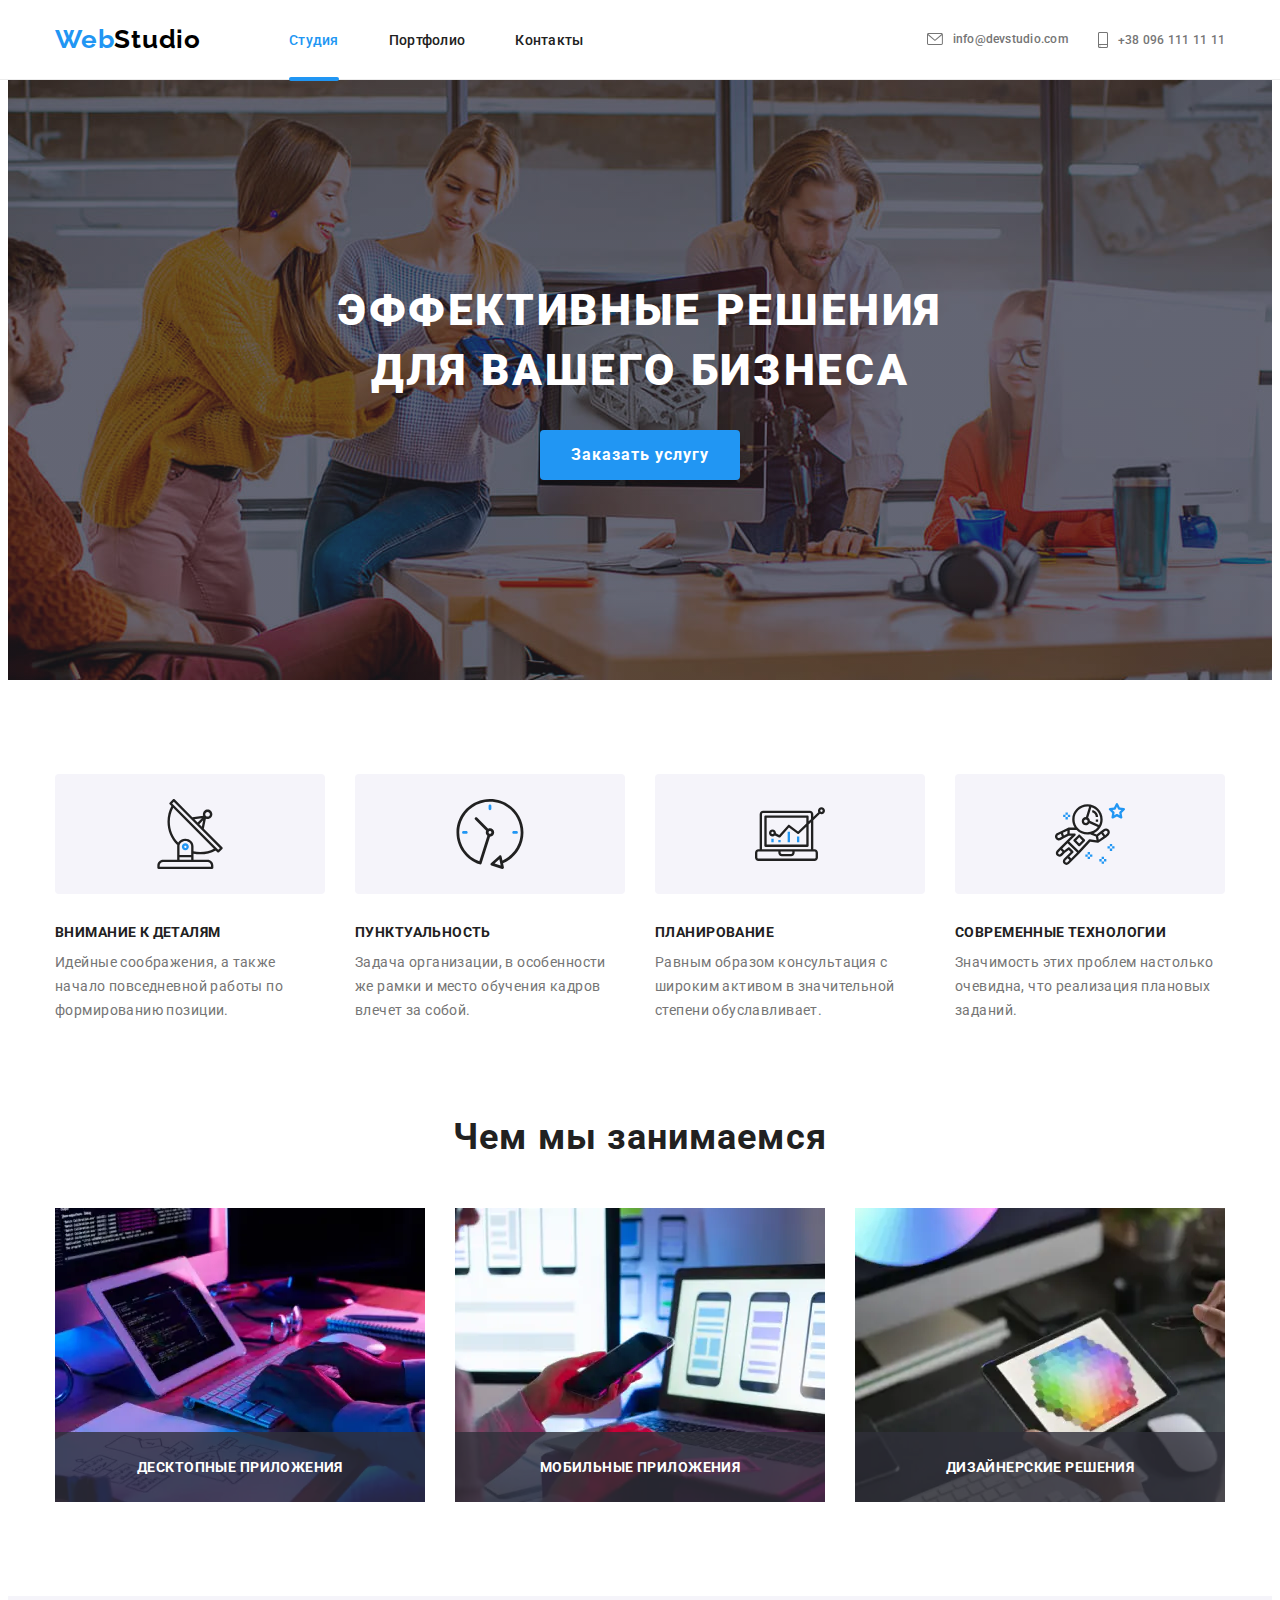
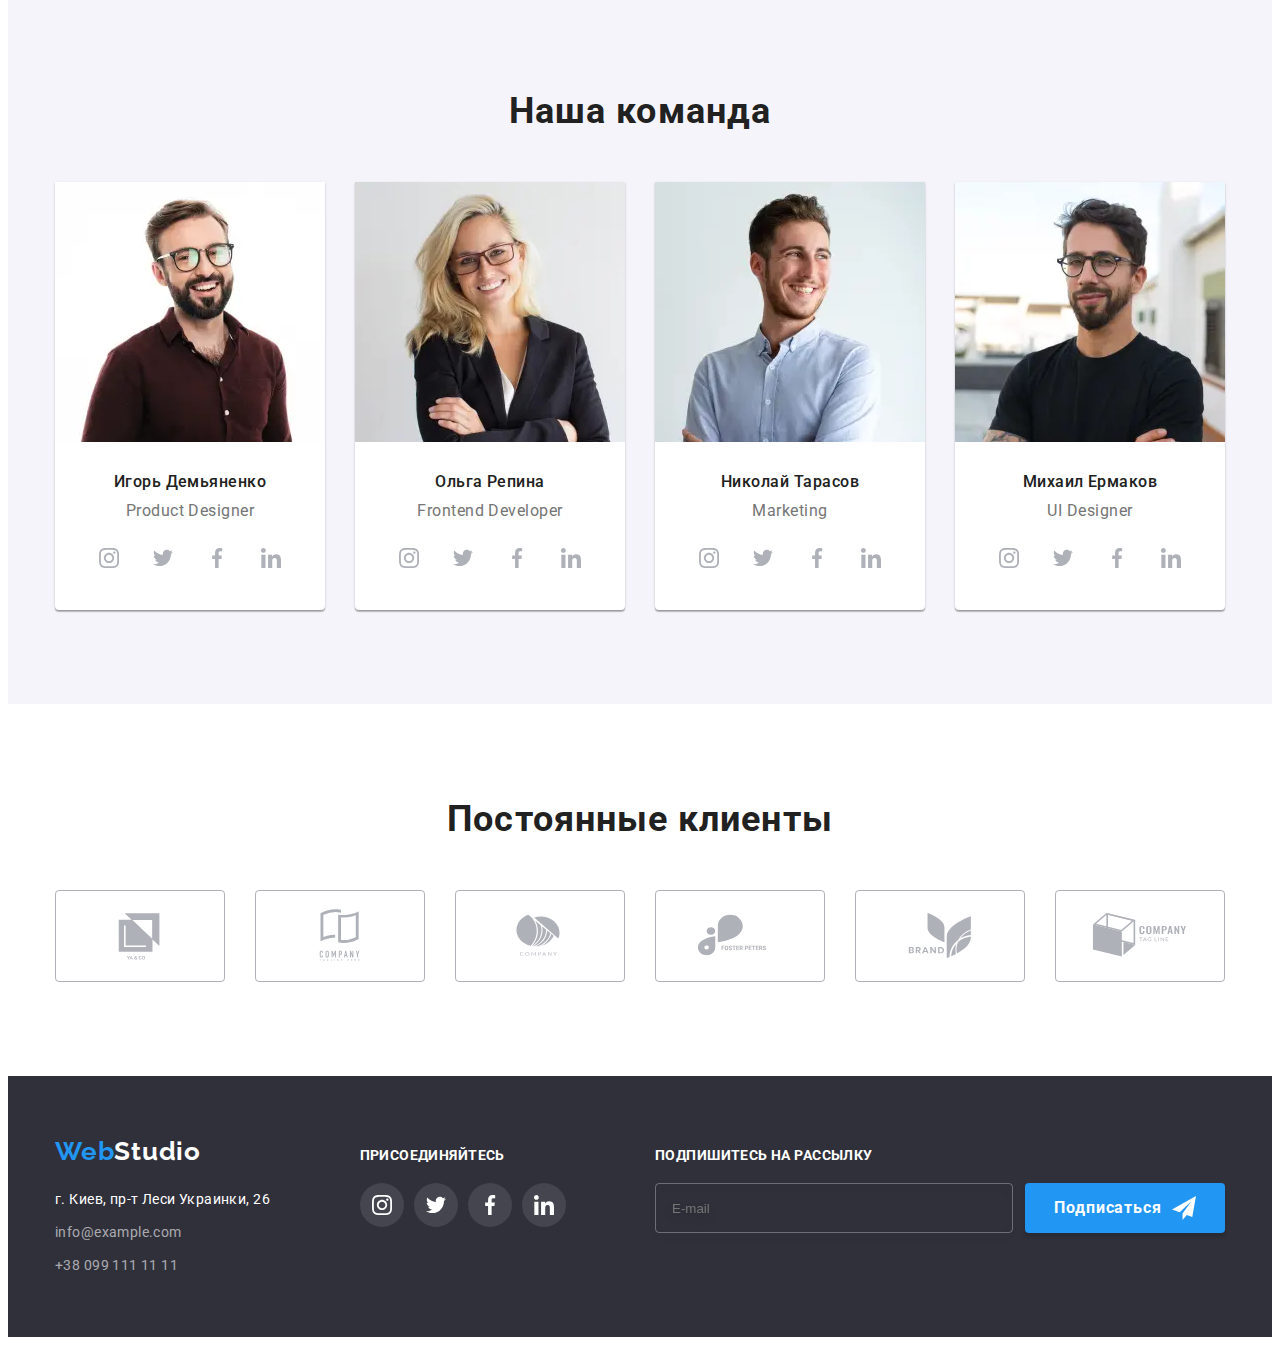
<file: index.html>
<!DOCTYPE html>
<html lang="ru">
  <head>
    <meta charset="UTF-8" />
    <meta http-equiv="X-UA-Compatible" content="IE=edge" />
    <meta name="viewport" content="width=device-width, initial-scale=1.0" />
    <title>Студия</title>
    <link
      rel="stylesheet"
      href="https://cdnjs.cloudflare.com/ajax/libs/modern-normalize/1.1.0/modern-normalize.min.css"
      integrity="sha512-wpPYUAdjBVSE4KJnH1VR1HeZfpl1ub8YT/NKx4PuQ5NmX2tKuGu6U/JRp5y+Y8XG2tV+wKQpNHVUX03MfMFn9Q=="
      crossorigin="anonymous"
      referrerpolicy="no-referrer"
    />
    <link rel="preconnect" href="https://fonts.googleapis.com" />
    <link rel="preconnect" href="https://fonts.gstatic.com" crossorigin />
    <link
      href="https://fonts.googleapis.com/css2?family=Raleway:wght@700&family=Roboto:wght@400;500;700;900&display=swap"
      rel="stylesheet"
    />
    <link rel="stylesheet" href="./css/main.min.css" />
  </head>
  <body>
    <header class="header">
      <div class="container header__container">
        <nav class="nav">
          <a href="./index.html" class="logo header__logo">
            Web<span class="logo__text--dark">Studio</span>
          </a>
          <ul class="nav__list">
            <li class="nav__item">
              <a href="./index.html" class="nav__link current">Студия</a>
            </li>
            <li class="nav__item">
              <a href="./portfolio.html" class="nav__link">Портфолио</a>
            </li>
            <li class="nav__item">
              <a href="" class="nav__link">Контакты</a>
            </li>
          </ul>
        </nav>
        <ul class="contacts">
          <li class="contacts__item">
            <a href="mailto:info@devstudio.com" class="contacts__link">
              <svg class="contacts__icon--mail">
                <use href="./img/icon.svg#icon-envelope"></use>
              </svg>
              info@devstudio.com
            </a>
          </li>
          <li class="contacts-item">
            <a href="tel:+380961111111" class="contacts__link">
              <svg class="contacts__icon--phone">
                <use href="./img/icon.svg#icon-phone"></use>
              </svg>
              +38 096 111 11 11
            </a>
          </li>
        </ul>
        <!-- MOBILE MENU -->
        <button class="modal-menu__btn" data-menu-open>
          <svg class="modal-menu__icon">
            <use href="./img/icon.svg#icon-menu"></use>
          </svg>
        </button>
        <div class="modal-menu" data-menu>
          <button
            class="modal-menu__btn modal-menu__btn--close"
            data-menu-close
          >
            <svg class="modal-menu__icon">
              <use href="./img/icon.svg#icon-menu-close"></use>
            </svg>
          </button>
          <ul class="mobile-nav">
            <li class="mobile-nav__item">
              <a href="./index.html" class="mobile-nav__link mobile-current"
                >Студия</a
              >
            </li>
            <li class="mobile-nav__item">
              <a href="./portfolio.html" class="mobile-nav__link">Портфолио</a>
            </li>
            <li class="mobile-nav__item">
              <a href="" class="mobile-nav__link">Контакты</a>
            </li>
          </ul>
          <div class="modal-menu__wrapper">
            <ul class="mobile-contacts">
              <li class="mobile-contacts__item">
                <a
                  href="tel:+380961111111"
                  class="mobile-contacts__link mobile-contacts__link--accent"
                >
                  +38 096 111 11 11
                </a>
              </li>
              <li class="mobile-contacts__item">
                <a
                  href="mailto:info@devstudio.com"
                  class="mobile-contacts__link"
                >
                  info@devstudio.com
                </a>
              </li>
            </ul>
            <ul class="mobile-socials">
              <li class="mobile-socials__item">
                <a href="" class="mobile-socials__link">Instagram</a>
              </li>
              <li class="mobile-socials__item">
                <a href="" class="mobile-socials__link">Twitter</a>
              </li>
              <li class="mobile-socials__item">
                <a href="" class="mobile-socials__link">Facebook</a>
              </li>
              <li class="mobile-socials__item">
                <a href="" class="mobile-socials__link">LinkedIn</a>
              </li>
            </ul>
          </div>
        </div>
        <!-- END MOBILE MENU -->
      </div>
    </header>
    <main>
      <section class="hero">
        <div class="hero__wrapper">
          <h1 class="hero__title">Эффективные решения для вашего бизнеса</h1>
          <button type="button" class="btn" data-modal-open>
            Заказать услугу
          </button>
        </div>
      </section>
      <section class="features section">
        <div class="container">
          <h2 class="visually-hidden">Наши преимущества</h2>
          <ul class="features__list">
            <li class="features__item">
              <div class="features__bg-icon">
                <svg class="features__icon">
                  <use href="./img/icon.svg#icon-antenna"></use>
                </svg>
              </div>
              <h3 class="features__title uppercase-text">Внимание к деталям</h3>
              <p class="features__text">
                Идейные соображения, а также начало повседневной работы по
                формированию позиции.
              </p>
            </li>
            <li class="features__item">
              <div class="features__bg-icon">
                <svg class="features__icon">
                  <use href="./img/icon.svg#icon-clock"></use>
                </svg>
              </div>
              <h3 class="features__title uppercase-text">Пунктуальность</h3>
              <p class="features__text">
                Задача организации, в особенности же рамки и место обучения
                кадров влечет за собой.
              </p>
            </li>
            <li class="features__item">
              <div class="features__bg-icon">
                <svg class="features__icon">
                  <use href="./img/icon.svg#icon-diagram"></use>
                </svg>
              </div>
              <h3 class="features__title uppercase-text">Планирование</h3>
              <p class="features__text">
                Равным образом консультация с широким активом в значительной
                степени обуславливает.
              </p>
            </li>
            <li class="features__item">
              <div class="features__bg-icon">
                <svg class="features__icon">
                  <use href="./img/icon.svg#icon-astronaut"></use>
                </svg>
              </div>
              <h3 class="features__title uppercase-text">
                Современные технологии
              </h3>
              <p class="features__text">
                Значимость этих проблем настолько очевидна, что реализация
                плановых заданий.
              </p>
            </li>
          </ul>
        </div>
      </section>
      <section class="occupation section">
        <div class="container">
          <h2 class="section-title">Чем мы занимаемся</h2>
          <ul class="occupation__list">
            <li class="occupation__item">
              <picture>
                <source
                  media="(min-width: 1200px)"
                  srcset="
                    ./img/occupation/occ-1-desktop.webp    1x,
                    ./img/occupation/occ-1-desktop@2x.webp 2x
                  "
                  type="image/webp"
                />
                <source
                  media="(min-width: 1200px)"
                  srcset="
                    ./img/occupation/occ-1-desktop.jpg    1x,
                    ./img/occupation/occ-1-desktop@2x.jpg 2x
                  "
                />
                <img src="#" alt="человек пишет код" />
              </picture>

              <div class="occupation__desc">
                <p class="occupation__text uppercase-text">
                  Десктопные приложения
                </p>
              </div>
            </li>
            <li class="occupation__item">
              <picture>
                <source
                  media="(min-width: 1200px)"
                  srcset="
                    ./img/occupation/occ-2-desktop.webp    1x,
                    ./img/occupation/occ-2-desktop@2x.webp 2x
                  "
                  type="image/webp"
                />
                <source
                  media="(min-width: 1200px)"
                  srcset="
                    ./img/occupation/occ-2-desktop.jpg    1x,
                    ./img/occupation/occ-2-desktop@2x.jpg 2x
                  "
                />
                <img src="#" alt="человек разрабатывает продукт" />
              </picture>

              <div class="occupation__desc">
                <p class="occupation__text uppercase-text">
                  Мобильные приложения
                </p>
              </div>
            </li>
            <li class="occupation__item">
              <picture>
                <source
                  media="(min-width: 1200px)"
                  srcset="
                    ./img/occupation/occ-3-desktop.webp    1x,
                    ./img/occupation/occ-3-desktop@2x.webp 2x
                  "
                  type="image/webp"
                />
                <source
                  media="(min-width: 1200px)"
                  srcset="
                    ./img/occupation/occ-3-desktop.jpg    1x,
                    ./img/occupation/occ-3-desktop@2x.jpg 2x
                  "
                />
                <img src="#" alt="человек рисует на планшете" />
              </picture>

              <div class="occupation__desc">
                <p class="occupation__text uppercase-text">
                  Дизайнерские решения
                </p>
              </div>
            </li>
          </ul>
        </div>
      </section>
      <section class="team section">
        <div class="container">
          <h2 class="section-title">Наша команда</h2>
          <ul class="team__list">
            <li class="team__item">
              <picture>
                <source
                  media="(min-width: 1200px)"
                  srcset="
                    ./img/team/team-1-desktop.webp    1x,
                    ./img/team/team-1-desktop@2x.webp 2x
                  "
                  type="image/webp"
                />
                <source
                  media="(min-width: 1200px)"
                  srcset="
                    ./img/team/team-1-desktop.jpg    1x,
                    ./img/team/team-1-desktop@2x.jpg 2x
                  "
                />
                <source
                  media="(min-width: 768px)"
                  srcset="
                    ./img/team/team-1-tablet.webp    1x,
                    ./img/team/team-1-tablet@2x.webp 2x
                  "
                  type="image/webp"
                />
                <source
                  media="(min-width: 768px)"
                  srcset="
                    ./img/team/team-1-tablet.jpg    1x,
                    ./img/team/team-1-tablet@2x.jpg 2x
                  "
                />
                <source
                  media="(max-width: 767px)"
                  srcset="
                    ./img/team/team-1.webp    1x,
                    ./img/team/team-1@2x.webp 2x
                  "
                  type="image/webp"
                />
                <source
                  media="(max-width: 767px)"
                  srcset="./img/team/team-1.jpg 1x, ./img/team/team-1@2x.jpg 2x"
                />
                <img src="./img/team/team-1.jpg" alt="Игорь Демьяненко" />
              </picture>
              <div class="team__desc">
                <h3 class="team__title">Игорь Демьяненко</h3>
                <p lang="en" class="team__text">Product Designer</p>
                <ul class="team__social-list social-list">
                  <li class="social-list__item">
                    <a
                      href=""
                      target="_blank"
                      rel="noreferrer noopener"
                      class="social-list__link team__social-link"
                    >
                      <svg class="team__icon social-list__icon">
                        <use href="./img/icon.svg#icon-instagram"></use>
                      </svg>
                    </a>
                  </li>
                  <li class="social-list__item">
                    <a
                      href=""
                      target="_blank"
                      rel="noreferrer noopener"
                      class="social-list__link team__social-link"
                    >
                      <svg class="team__icon social-list__icon">
                        <use href="./img/icon.svg#icon-twitter"></use>
                      </svg>
                    </a>
                  </li>
                  <li class="social-list__item">
                    <a
                      href=""
                      target="_blank"
                      rel="noreferrer noopener"
                      class="social-list__link team__social-link"
                    >
                      <svg class="team__icon social-list__icon">
                        <use href="./img/icon.svg#icon-facebook"></use>
                      </svg>
                    </a>
                  </li>
                  <li class="social-list__item">
                    <a
                      href=""
                      target="_blank"
                      rel="noreferrer noopener"
                      class="social-list__link team__social-link"
                    >
                      <svg class="team__icon social-list__icon">
                        <use href="./img/icon.svg#icon-linkedin"></use>
                      </svg>
                    </a>
                  </li>
                </ul>
              </div>
            </li>
            <li class="team__item">
              <picture>
                <source
                  media="(min-width: 1200px)"
                  srcset="
                    ./img/team/team-2-desktop.webp    1x,
                    ./img/team/team-2-desktop@2x.webp 2x
                  "
                  type="image/webp"
                />
                <source
                  media="(min-width: 1200px)"
                  srcset="
                    ./img/team/team-2-desktop.jpg    1x,
                    ./img/team/team-2-desktop@2x.jpg 2x
                  "
                />
                <source
                  media="(min-width: 768px)"
                  srcset="
                    ./img/team/team-2-tablet.webp    1x,
                    ./img/team/team-2-tablet@2x.webp 2x
                  "
                  type="image/webp"
                />
                <source
                  media="(min-width: 768px)"
                  srcset="
                    ./img/team/team-2-tablet.jpg    1x,
                    ./img/team/team-2-tablet@2x.jpg 2x
                  "
                />
                <source
                  media="(max-width: 767px)"
                  srcset="
                    ./img/team/team-2.webp    1x,
                    ./img/team/team-2@2x.webp 2x
                  "
                  type="image/webp"
                />
                <source
                  media="(max-width: 767px)"
                  srcset="./img/team/team-2.jpg 1x, ./img/team/team-2@2x.jpg 2x"
                />
                <img src="./img/team/team-2.jpg" alt="Ольга Репина" />
              </picture>

              <div class="team__desc">
                <h3 class="team__title">Ольга Репина</h3>
                <p lang="en" class="team__text">Frontend Developer</p>
                <ul class="team__social-list social-list">
                  <li class="social-list__item">
                    <a
                      href=""
                      target="_blank"
                      rel="noreferrer noopener"
                      class="social-list__link team__social-link"
                    >
                      <svg class="team__icon social-list__icon">
                        <use href="./img/icon.svg#icon-instagram"></use>
                      </svg>
                    </a>
                  </li>
                  <li class="social-list__item">
                    <a
                      href=""
                      target="_blank"
                      rel="noreferrer noopener"
                      class="social-list__link team__social-link"
                    >
                      <svg class="team__icon social-list__icon">
                        <use href="./img/icon.svg#icon-twitter"></use>
                      </svg>
                    </a>
                  </li>
                  <li class="social-list__item">
                    <a
                      href=""
                      target="_blank"
                      rel="noreferrer noopener"
                      class="social-list__link team__social-link"
                    >
                      <svg class="team__icon social-list__icon">
                        <use href="./img/icon.svg#icon-facebook"></use>
                      </svg>
                    </a>
                  </li>
                  <li class="social-list__item">
                    <a
                      href=""
                      target="_blank"
                      rel="noreferrer noopener"
                      class="social-list__link team__social-link"
                    >
                      <svg class="team__icon social-list__icon">
                        <use href="./img/icon.svg#icon-linkedin"></use>
                      </svg>
                    </a>
                  </li>
                </ul>
              </div>
            </li>
            <li class="team__item">
              <picture>
                <source
                  media="(min-width: 1200px)"
                  srcset="
                    ./img/team/team-3-desktop.webp    1x,
                    ./img/team/team-3-desktop@2x.webp 2x
                  "
                  type="image/webp"
                />
                <source
                  media="(min-width: 1200px)"
                  srcset="
                    ./img/team/team-3-desktop.jpg    1x,
                    ./img/team/team-3-desktop@2x.jpg 2x
                  "
                />
                <source
                  media="(min-width: 768px)"
                  srcset="
                    ./img/team/team-3-tablet.webp    1x,
                    ./img/team/team-3-tablet@2x.webp 2x
                  "
                  type="image/webp"
                />
                <source
                  media="(min-width: 768px)"
                  srcset="
                    ./img/team/team-3-tablet.jpg    1x,
                    ./img/team/team-3-tablet@2x.jpg 2x
                  "
                />
                <source
                  media="(max-width: 767px)"
                  srcset="
                    ./img/team/team-3.webp    1x,
                    ./img/team/team-3@2x.webp 2x
                  "
                  type="image/webp"
                />
                <source
                  media="(max-width: 767px)"
                  srcset="./img/team/team-3.jpg 1x, ./img/team/team-3@2x.jpg 2x"
                />
                <img src="./img/team/team-3.jpg" alt="Николай Тарасов" />
              </picture>
              <div class="team__desc">
                <h3 class="team__title">Николай Тарасов</h3>
                <p lang="en" class="team__text">Marketing</p>
                <ul class="team__social-list social-list">
                  <li class="social-list__item">
                    <a
                      href=""
                      target="_blank"
                      rel="noreferrer noopener"
                      class="social-list__link team__social-link"
                    >
                      <svg class="team__icon social-list__icon">
                        <use href="./img/icon.svg#icon-instagram"></use>
                      </svg>
                    </a>
                  </li>
                  <li class="social-list__item">
                    <a
                      href=""
                      target="_blank"
                      rel="noreferrer noopener"
                      class="social-list__link team__social-link"
                    >
                      <svg class="team__icon social-list__icon">
                        <use href="./img/icon.svg#icon-twitter"></use>
                      </svg>
                    </a>
                  </li>
                  <li class="social-list__item">
                    <a
                      href=""
                      target="_blank"
                      rel="noreferrer noopener"
                      class="social-list__link team__social-link"
                    >
                      <svg class="team__icon social-list__icon">
                        <use href="./img/icon.svg#icon-facebook"></use>
                      </svg>
                    </a>
                  </li>
                  <li class="social-list__item">
                    <a
                      href=""
                      target="_blank"
                      rel="noreferrer noopener"
                      class="social-list__link team__social-link"
                    >
                      <svg class="team__icon social-list__icon">
                        <use href="./img/icon.svg#icon-linkedin"></use>
                      </svg>
                    </a>
                  </li>
                </ul>
              </div>
            </li>
            <li class="team__item">
              <picture>
                <source
                  media="(min-width: 1200px)"
                  srcset="
                    ./img/team/team-4-desktop.webp    1x,
                    ./img/team/team-4-desktop@2x.webp 2x
                  "
                  type="image/webp"
                />
                <source
                  media="(min-width: 1200px)"
                  srcset="
                    ./img/team/team-4-desktop.jpg    1x,
                    ./img/team/team-4-desktop@2x.jpg 2x
                  "
                />
                <source
                  media="(min-width: 768px)"
                  srcset="
                    ./img/team/team-4-tablet.webp    1x,
                    ./img/team/team-4-tablet@2x.webp 2x
                  "
                  type="image/webp"
                />
                <source
                  media="(min-width: 768px)"
                  srcset="
                    ./img/team/team-4-tablet.jpg    1x,
                    ./img/team/team-4-tablet@2x.jpg 2x
                  "
                />
                <source
                  media="(max-width: 767px)"
                  srcset="
                    ./img/team/team-4.webp    1x,
                    ./img/team/team-4@2x.webp 2x
                  "
                  type="image/webp"
                />
                <source
                  media="(max-width: 767px)"
                  srcset="./img/team/team-4.jpg 1x, ./img/team/team-4@2x.jpg 2x"
                />
                <img src="./img/team/team-4.jpg" alt="Михаил Ермаков" />
              </picture>
              <div class="team__desc">
                <h3 class="team__title">Михаил Ермаков</h3>
                <p lang="en" class="team__text">UI Designer</p>
                <ul class="team__social-list social-list">
                  <li class="social-list__item">
                    <a
                      href=""
                      target="_blank"
                      rel="noreferrer noopener"
                      class="social-list__link team__social-link"
                    >
                      <svg class="team__icon social-list__icon">
                        <use href="./img/icon.svg#icon-instagram"></use>
                      </svg>
                    </a>
                  </li>
                  <li class="social-list__item">
                    <a
                      href=""
                      target="_blank"
                      rel="noreferrer noopener"
                      class="social-list__link team__social-link"
                    >
                      <svg class="team__icon social-list__icon">
                        <use href="./img/icon.svg#icon-twitter"></use>
                      </svg>
                    </a>
                  </li>
                  <li class="social-list__item">
                    <a
                      href=""
                      target="_blank"
                      rel="noreferrer noopener"
                      class="social-list__link team__social-link"
                    >
                      <svg class="team__icon social-list__icon">
                        <use href="./img/icon.svg#icon-facebook"></use>
                      </svg>
                    </a>
                  </li>
                  <li class="social-list__item">
                    <a
                      href=""
                      target="_blank"
                      rel="noreferrer noopener"
                      class="social-list__link team__social-link"
                    >
                      <svg class="team__icon social-list__icon">
                        <use href="./img/icon.svg#icon-linkedin"></use>
                      </svg>
                    </a>
                  </li>
                </ul>
              </div>
            </li>
          </ul>
        </div>
      </section>
      <section class="clients section">
        <div class="container">
          <h2 class="section-title">Постоянные клиенты</h2>
          <ul class="clients__list">
            <li class="clients__item">
              <a
                href=""
                target="_blank"
                rel="noreferrer noopener"
                class="clients__link"
              >
                <svg class="clients__icon">
                  <use href="./img/icon.svg#icon-clients-logo-first"></use>
                </svg>
              </a>
            </li>
            <li class="clients__item">
              <a
                href=""
                target="_blank"
                rel="noreferrer noopener"
                class="clients__link"
              >
                <svg class="clients__icon">
                  <use href="./img/icon.svg#icon-clients-logo-second"></use>
                </svg>
              </a>
            </li>
            <li class="clients__item">
              <a
                href=""
                target="_blank"
                rel="noreferrer noopener"
                class="clients__link"
              >
                <svg class="clients__icon">
                  <use href="./img/icon.svg#icon-clients-logo-third"></use>
                </svg>
              </a>
            </li>
            <li class="clients__item">
              <a
                href=""
                target="_blank"
                rel="noreferrer noopener"
                class="clients__link"
              >
                <svg class="clients__icon">
                  <use href="./img/icon.svg#icon-clients-logo-fourth"></use>
                </svg>
              </a>
            </li>
            <li class="clients__item">
              <a
                href=""
                target="_blank"
                rel="noreferrer noopener"
                class="clients__link"
              >
                <svg class="clients__icon">
                  <use href="./img/icon.svg#icon-clients-logo-fifth"></use>
                </svg>
              </a>
            </li>
            <li class="clients__item">
              <a
                href=""
                target="_blank"
                rel="noreferrer noopener"
                class="clients__link"
              >
                <svg class="clients__icon">
                  <use href="./img/icon.svg#icon-clients-logo-sixth"></use>
                </svg>
              </a>
            </li>
          </ul>
        </div>
      </section>
    </main>
    <footer class="footer">
      <div class="container footer__container">
        <div class="footer__left-side">
          <a href="./index.html" class="logo footer__logo">
            Web<span class="logo__text--light">Studio</span>
          </a>
          <address class="address">
            <ul class="address__list">
              <li class="address__item">
                <a
                  href="https://goo.gl/maps/Y2jGbLonfC9cpmkF8"
                  target="_blank"
                  rel="noreferrer noopener"
                  class="address__location"
                >
                  г. Киев, пр-т Леси Украинки, 26
                </a>
              </li>
              <li class="address__item">
                <a href="mailto:info@example.com" class="address__contacts">
                  info@example.com
                </a>
              </li>
              <li class="address__item">
                <a href="tel:+380991111111" class="address__contacts">
                  +38 099 111 11 11
                </a>
              </li>
            </ul>
          </address>
        </div>
        <div class="footer__right-side">
          <p class="footer__text uppercase-text">присоединяйтесь</p>
          <ul class="footer__social-list social-list">
            <li class="social-list__item">
              <a
                href=""
                target="_blank"
                rel="noreferrer noopener"
                class="social-list__link footer__social-link"
              >
                <svg class="social-list__icon footer__icon">
                  <use href="./img/icon.svg#icon-instagram"></use>
                </svg>
              </a>
            </li>
            <li class="social-list__item">
              <a
                href=""
                target="_blank"
                rel="noreferrer noopener"
                class="social-list__link footer__social-link"
              >
                <svg class="social-list__icon footer__icon">
                  <use href="./img/icon.svg#icon-twitter"></use>
                </svg>
              </a>
            </li>
            <li class="social-list__item">
              <a
                href=""
                target="_blank"
                rel="noreferrer noopener"
                class="social-list__link footer__social-link"
              >
                <svg class="social-list__icon footer__icon">
                  <use href="./img/icon.svg#icon-facebook"></use>
                </svg>
              </a>
            </li>
            <li class="social-list__item">
              <a
                href=""
                target="_blank"
                rel="noreferrer noopener"
                class="social-list__link footer__social-link"
              >
                <svg class="social-list__icon footer__icon">
                  <use href="./img/icon.svg#icon-linkedin"></use>
                </svg>
              </a>
            </li>
          </ul>
        </div>
        <form class="footer__form">
          <p class="footer__text uppercase-text">Подпишитесь на рассылку</p>
          <div class="footer__wrapper">
            <input
              class="footer__email"
              type="email"
              name="user-email"
              placeholder="E-mail"
            />
            <button class="btn footer__btn" type="submit">
              Подписаться
              <svg class="footer__form-icon">
                <use href="./img/icon.svg#icon-send"></use>
              </svg>
            </button>
          </div>
        </form>
      </div>
    </footer>
    <div class="backdrop is-hidden" data-modal>
      <div class="modal">
        <button class="modal__btn--close" data-modal-close>
          <svg class="modal__icon--close">
            <use href="./img/icon.svg#icon-close"></use>
          </svg>
        </button>
        <form class="modal__form">
          <p class="modal__text">Оставьте свои данные, мы вам перезвоним</p>
          <label class="modal__field">
            Имя
            <span class="modal__wrapper">
              <input
                class="modal__input modal__input--common"
                type="text"
                name="user-name"
                required
                minlength="2"
                pattern="[A-Za-zА-Яа-яЁёІіЇїЄє]+"
                title="Имя должно содержать только символы кириллицы или латиницы"
              />
              <svg class="modal__icon">
                <use href="./img/icon.svg#icon-modal-name"></use>
              </svg>
            </span>
          </label>
          <label class="modal__field">
            Телефон
            <span class="modal__wrapper">
              <input
                class="modal__input modal__input--common"
                type="tel"
                name="user-tel"
                required
                title="095-123-45-67"
                pattern="[0-9]{3}-[0-9]{3}-[0-9]{2}-[0-9]{2}"
              />
              <svg class="modal__icon">
                <use href="./img/icon.svg#icon-modal-tel"></use>
              </svg>
            </span>
          </label>
          <label class="modal__field">
            Почта
            <span class="modal__wrapper">
              <input
                class="modal__input modal__input--common"
                type="email"
                name="user-email"
                required
              />
              <svg class="modal__icon">
                <use href="./img/icon.svg#icon-modal-email"></use>
              </svg>
            </span>
          </label>
          <label class="modal__field modal__field--textarea">
            Комментарий
            <textarea
              class="modal__message modal__input--common"
              name="user-message"
              placeholder="Введите текст"
            ></textarea>
          </label>
          <input
            class="modal__checkbox visually-hidden"
            type="checkbox"
            id="accept-policy"
          />
          <label class="modal__checkbox-label" for="accept-policy">
            Соглашаюсь с рассылкой и принимаю&nbsp;
            <a class="modal__policy" href="">Условия договора</a>
          </label>
          <button class="btn modal__btn" type="submit">Отправить</button>
        </form>
      </div>
    </div>
    <script src="./js/modal.js"></script>
    <script src="./js/menu.js"></script>
  </body>
</html>
</file>
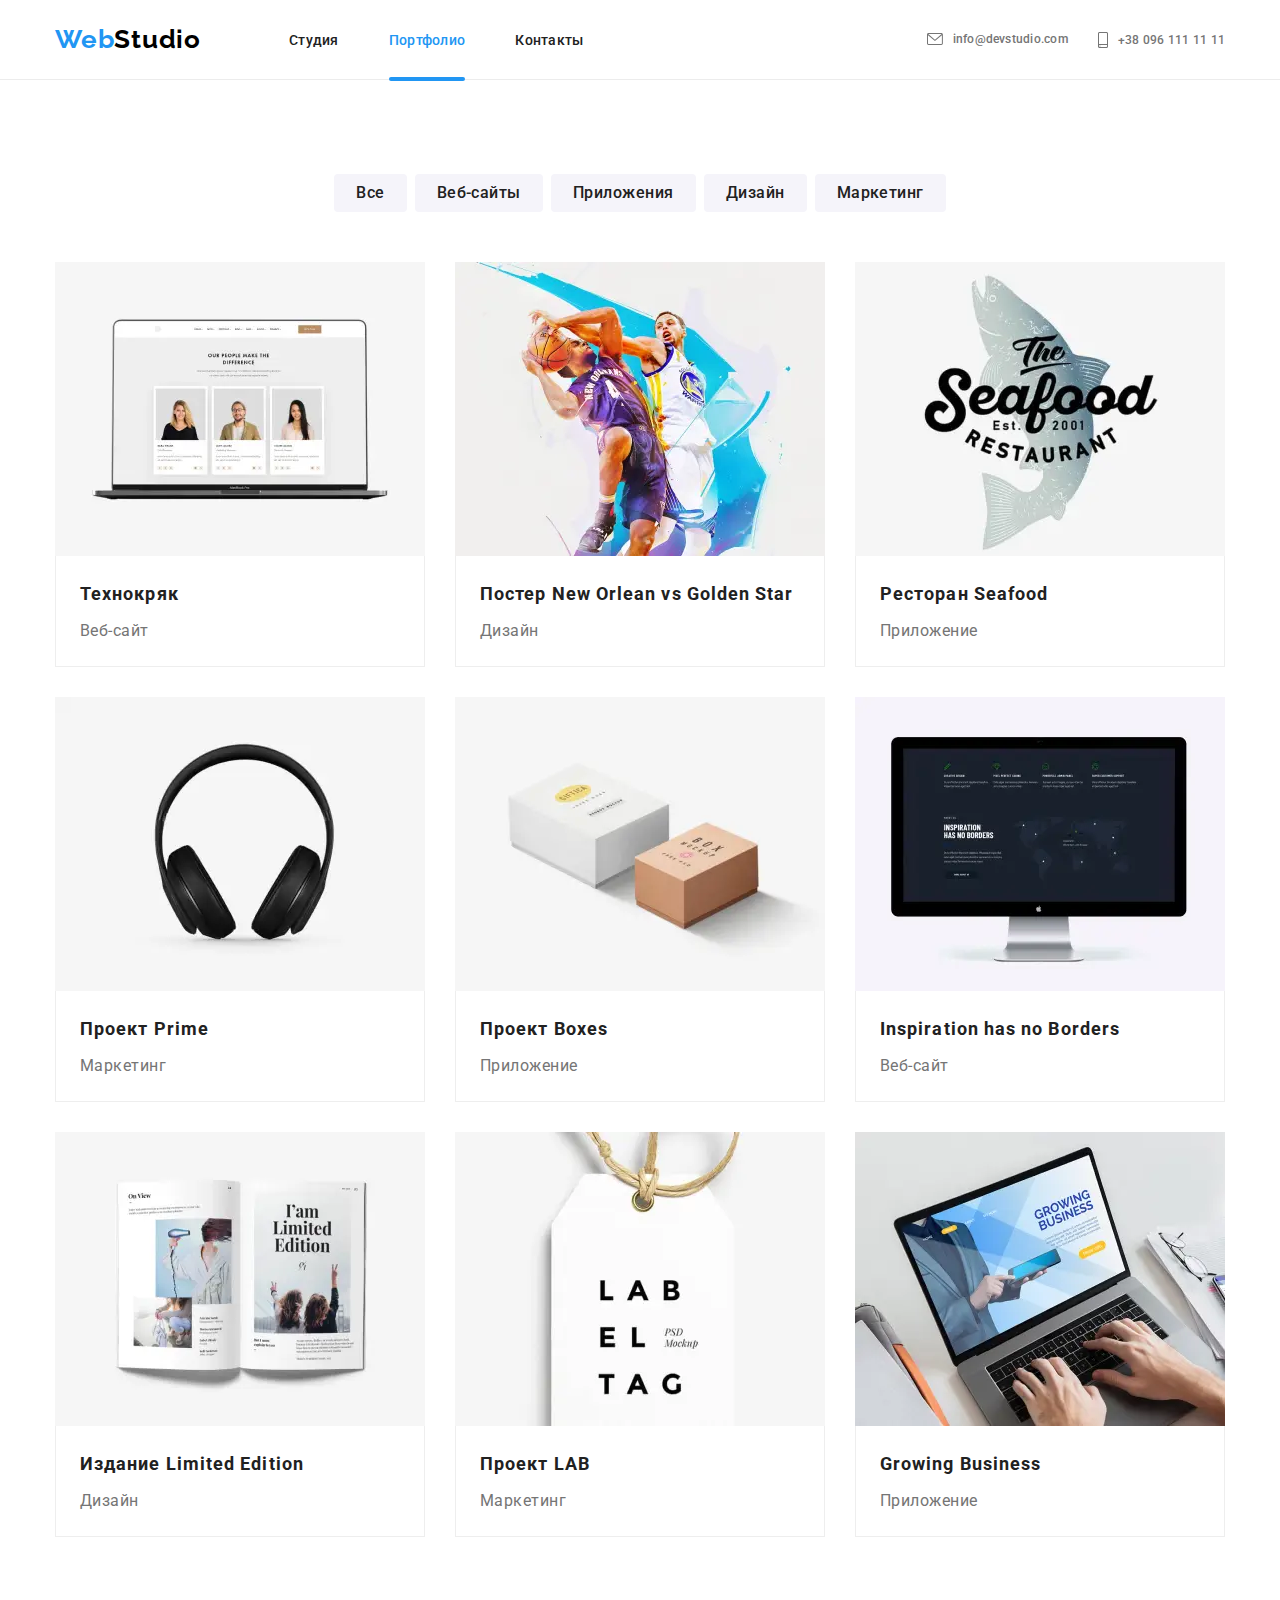
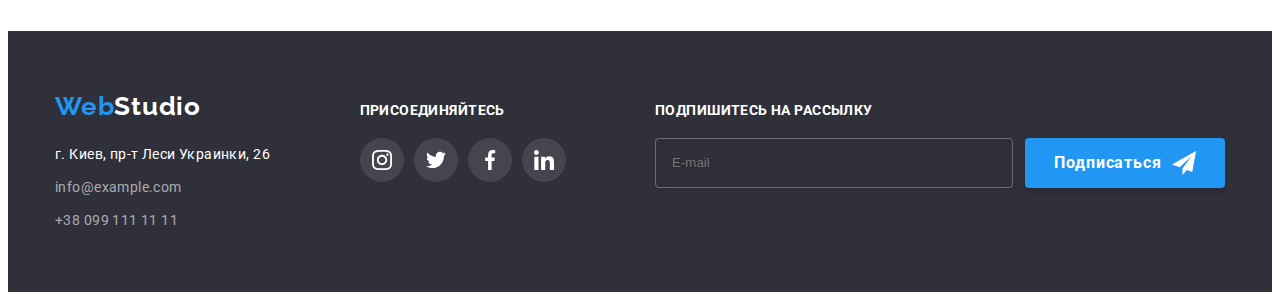
<file: portfolio.html>
<!DOCTYPE html>
<html lang="ru">
  <head>
    <meta charset="UTF-8" />
    <meta http-equiv="X-UA-Compatible" content="IE=edge" />
    <meta name="viewport" content="width=device-width, initial-scale=1.0" />
    <title>Портфолио</title>
    <link
      rel="stylesheet"
      href="https://cdnjs.cloudflare.com/ajax/libs/modern-normalize/1.1.0/modern-normalize.min.css"
      integrity="sha512-wpPYUAdjBVSE4KJnH1VR1HeZfpl1ub8YT/NKx4PuQ5NmX2tKuGu6U/JRp5y+Y8XG2tV+wKQpNHVUX03MfMFn9Q=="
      crossorigin="anonymous"
      referrerpolicy="no-referrer"
    />
    <link rel="preconnect" href="https://fonts.googleapis.com" />
    <link rel="preconnect" href="https://fonts.gstatic.com" crossorigin />
    <link
      href="https://fonts.googleapis.com/css2?family=Raleway:wght@700&family=Roboto:wght@400;500;700;900&display=swap"
      rel="stylesheet"
    />
    <link rel="stylesheet" href="./css/main.min.css" />
  </head>
  <body>
    <header class="header">
      <div class="container header__container">
        <nav class="nav">
          <a href="./index.html" class="logo header__logo">
            Web<span class="logo__text--dark">Studio</span>
          </a>
          <ul class="nav__list">
            <li class="nav__item">
              <a href="./index.html" class="nav__link">Студия</a>
            </li>
            <li class="nav__item">
              <a href="./portfolio.html" class="nav__link current">Портфолио</a>
            </li>
            <li class="nav__item">
              <a href="" class="nav__link">Контакты</a>
            </li>
          </ul>
        </nav>
        <ul class="contacts">
          <li class="contacts__item">
            <a href="mailto:info@devstudio.com" class="contacts__link">
              <svg class="contacts__icon--mail">
                <use href="./img/icon.svg#icon-envelope"></use>
              </svg>
              info@devstudio.com
            </a>
          </li>
          <li class="contacts-item">
            <a href="tel:+380961111111" class="contacts__link">
              <svg class="contacts__icon--phone">
                <use href="./img/icon.svg#icon-phone"></use>
              </svg>
              +38 096 111 11 11
            </a>
          </li>
        </ul>
        <!-- Mobile menu -->
        <button class="modal-menu__btn" data-menu-open>
          <svg class="modal-menu__icon">
            <use href="./img/icon.svg#icon-menu"></use>
          </svg>
        </button>
        <div class="modal-menu" data-menu>
          <button
            class="modal-menu__btn modal-menu__btn--close"
            data-menu-close
          >
            <svg class="modal-menu__icon">
              <use href="./img/icon.svg#icon-menu-close"></use>
            </svg>
          </button>
          <ul class="mobile-nav">
            <li class="mobile-nav__item">
              <a href="./index.html" class="mobile-nav__link">Студия</a>
            </li>
            <li class="mobile-nav__item">
              <a href="./portfolio.html" class="mobile-nav__link mobile-current"
                >Портфолио</a
              >
            </li>
            <li class="mobile-nav__item">
              <a href="" class="mobile-nav__link">Контакты</a>
            </li>
          </ul>
          <div class="modal-menu__wrapper">
            <ul class="mobile-contacts">
              <li class="mobile-contacts__item">
                <a
                  href="tel:+380961111111"
                  class="mobile-contacts__link mobile-contacts__link--accent"
                >
                  +38 096 111 11 11
                </a>
              </li>
              <li class="mobile-contacts__item">
                <a
                  href="mailto:info@devstudio.com"
                  class="mobile-contacts__link"
                >
                  info@devstudio.com
                </a>
              </li>
            </ul>
            <ul class="mobile-socials">
              <li class="mobile-socials__item">
                <a href="" class="mobile-socials__link">Instagram</a>
              </li>
              <li class="mobile-socials__item">
                <a href="" class="mobile-socials__link">Twitter</a>
              </li>
              <li class="mobile-socials__item">
                <a href="" class="mobile-socials__link">Facebook</a>
              </li>
              <li class="mobile-socials__item">
                <a href="" class="mobile-socials__link">LinkedIn</a>
              </li>
            </ul>
          </div>
        </div>
        <!-- End mobile menu -->
      </div>
    </header>
    <main>
      <section class="works section">
        <div class="container">
          <h1 class="visually-hidden">Our works</h1>
          <ul class="filter-list">
            <li class="filter-list__item">
              <button type="button" class="filter__btn">Все</button>
            </li>
            <li class="filter-list__item">
              <button type="button" class="filter__btn">Веб-сайты</button>
            </li>
            <li class="filter-list__item">
              <button type="button" class="filter__btn">Приложения</button>
            </li>
            <li class="filter-list__item">
              <button type="button" class="filter__btn">Дизайн</button>
            </li>
            <li class="filter-list__item">
              <button type="button" class="filter__btn">Маркетинг</button>
            </li>
          </ul>
          <ul class="works__list">
            <li class="works__item">
              <a href="" class="works__link">
                <div class="works__thumb">
                  <picture>
                    <source
                      media="(min-width: 1200px)"
                      srcset="
                        ./img/works/works-1-desktop.webp    1x,
                        ./img/works/works-1-desktop@2x.webp 2x
                      "
                      type="image/webp"
                    />
                    <source
                      media="(min-width: 1200px)"
                      srcset="
                        ./img/works/works-1-desktop.jpg    1x,
                        ./img/works/works-1-desktop@2x.jpg 2x
                      "
                    />
                    <source
                      media="(min-width: 768px)"
                      srcset="
                        ./img/works/works-1-tablet.webp    1x,
                        ./img/works/works-1-tablet@2x.webp 2x
                      "
                      type="image/webp"
                    />
                    <source
                      media="(min-width: 768px)"
                      srcset="
                        ./img/works/works-1-tablet.jpg    1x,
                        ./img/works/works-1-tablet@2x.jpg 2x
                      "
                    />
                    <source
                      media="(max-width: 767px)"
                      srcset="
                        ./img/works/works-1.webp    1x,
                        ./img/works/works-1@2x.webp 2x
                      "
                      type="image/webp"
                    />
                    <source
                      media="(max-width: 767px)"
                      srcset="
                        ./img/works/works-1.jpg    1x,
                        ./img/works/works-1@2x.jpg 2x
                      "
                    />
                    <img
                      src="./img/works/works-1.jpg"
                      alt="веб-сайт технокряк"
                    />
                  </picture>

                  <div class="works__overlay">
                    <p class="works__card-text">
                      Технокряк это современная площадка распространения
                      коронавируса. Компании используют эту платформу для
                      цифрового шпионажа и атак на защищённые сервера
                      конкурентов.
                    </p>
                  </div>
                </div>
                <div class="works__desc">
                  <h2 class="works__title">Технокряк</h2>
                  <p class="works__text">Веб-сайт</p>
                </div>
              </a>
            </li>
            <li class="works__item">
              <a href="" class="works__link">
                <div class="works__thumb">
                  <picture>
                    <source
                      media="(min-width: 1200px)"
                      srcset="
                        ./img/works/works-2-desktop.webp    1x,
                        ./img/works/works-2-desktop@2x.webp 2x
                      "
                      type="image/webp"
                    />
                    <source
                      media="(min-width: 1200px)"
                      srcset="
                        ./img/works/works-2-desktop.jpg    1x,
                        ./img/works/works-2-desktop@2x.jpg 2x
                      "
                    />
                    <source
                      media="(min-width: 768px)"
                      srcset="
                        ./img/works/works-2-tablet.webp    1x,
                        ./img/works/works-2-tablet@2x.webp 2x
                      "
                      type="image/webp"
                    />
                    <source
                      media="(min-width: 768px)"
                      srcset="
                        ./img/works/works-2-tablet.jpg    1x,
                        ./img/works/works-2-tablet@2x.jpg 2x
                      "
                    />
                    <source
                      media="(max-width: 767px)"
                      srcset="
                        ./img/works/works-2.webp    1x,
                        ./img/works/works-2@2x.webp 2x
                      "
                      type="image/webp"
                    />
                    <source
                      media="(max-width: 767px)"
                      srcset="
                        ./img/works/works-2.jpg    1x,
                        ./img/works/works-2@2x.jpg 2x
                      "
                    />
                    <img
                      src="./img/works/works-2.jpg"
                      alt="постер с баскетболистами"
                    />
                  </picture>
                  <div class="works__overlay">
                    <p class="works__card-text">
                      Технокряк это современная площадка распространения
                      коронавируса. Компании используют эту платформу для
                      цифрового шпионажа и атак на защищённые сервера
                      конкурентов.
                    </p>
                  </div>
                </div>
                <div class="works__desc">
                  <h2 class="works__title">
                    Постер
                    <span lang="en"> New Orlean vs Golden Star </span>
                  </h2>
                  <p class="works__text">Дизайн</p>
                </div>
              </a>
            </li>
            <li class="works__item">
              <a href="" class="works__link">
                <div class="works__thumb">
                  <picture>
                    <source
                      media="(min-width: 1200px)"
                      srcset="
                        ./img/works/works-3-desktop.webp    1x,
                        ./img/works/works-3-desktop@2x.webp 2x
                      "
                      type="image/webp"
                    />
                    <source
                      media="(min-width: 1200px)"
                      srcset="
                        ./img/works/works-3-desktop.jpg    1x,
                        ./img/works/works-3-desktop@2x.jpg 2x
                      "
                    />
                    <source
                      media="(min-width: 768px)"
                      srcset="
                        ./img/works/works-3-tablet.webp    1x,
                        ./img/works/works-3-tablet@2x.webp 2x
                      "
                      type="image/webp"
                    />
                    <source
                      media="(min-width: 768px)"
                      srcset="
                        ./img/works/works-3-tablet.jpg    1x,
                        ./img/works/works-3-tablet@2x.jpg 2x
                      "
                    />
                    <source
                      media="(max-width: 767px)"
                      srcset="
                        ./img/works/works-3.webp    1x,
                        ./img/works/works-3@2x.webp 2x
                      "
                      type="image/webp"
                    />
                    <source
                      media="(max-width: 767px)"
                      srcset="
                        ./img/works/works-3.jpg    1x,
                        ./img/works/works-3@2x.jpg 2x
                      "
                    />
                    <img
                      src="./img/works/works-3.jpg"
                      alt="эмблема рыбного ресторана"
                    />
                  </picture>
                  <div class="works__overlay">
                    <p class="works__card-text">
                      Технокряк это современная площадка распространения
                      коронавируса. Компании используют эту платформу для
                      цифрового шпионажа и атак на защищённые сервера
                      конкурентов.
                    </p>
                  </div>
                </div>
                <div class="works__desc">
                  <h2 class="works__title">
                    Ресторан
                    <span lang="en">Seafood</span>
                  </h2>
                  <p class="works__text">Приложение</p>
                </div>
              </a>
            </li>
            <li class="works__item">
              <a href="" class="works__link">
                <div class="works__thumb">
                  <picture>
                    <source
                      media="(min-width: 1200px)"
                      srcset="
                        ./img/works/works-4-desktop.webp    1x,
                        ./img/works/works-4-desktop@2x.webp 2x
                      "
                      type="image/webp"
                    />
                    <source
                      media="(min-width: 1200px)"
                      srcset="
                        ./img/works/works-4-desktop.jpg    1x,
                        ./img/works/works-4-desktop@2x.jpg 2x
                      "
                    />
                    <source
                      media="(min-width: 768px)"
                      srcset="
                        ./img/works/works-4-tablet.webp    1x,
                        ./img/works/works-4-tablet@2x.webp 2x
                      "
                      type="image/webp"
                    />
                    <source
                      media="(min-width: 768px)"
                      srcset="
                        ./img/works/works-4-tablet.jpg    1x,
                        ./img/works/works-4-tablet@2x.jpg 2x
                      "
                    />
                    <source
                      media="(max-width: 767px)"
                      srcset="
                        ./img/works/works-4.webp    1x,
                        ./img/works/works-4@2x.webp 2x
                      "
                      type="image/webp"
                    />
                    <source
                      media="(max-width: 767px)"
                      srcset="
                        ./img/works/works-4.jpg    1x,
                        ./img/works/works-4@2x.jpg 2x
                      "
                    />
                    <img src="./img/works/works-4.jpg" alt="наушники" />
                  </picture>
                  <div class="works__overlay">
                    <p class="works__card-text">
                      Технокряк это современная площадка распространения
                      коронавируса. Компании используют эту платформу для
                      цифрового шпионажа и атак на защищённые сервера
                      конкурентов.
                    </p>
                  </div>
                </div>
                <div class="works__desc">
                  <h2 class="works__title">
                    Проект
                    <span lang="en">Prime</span>
                  </h2>
                  <p class="works__text">Маркетинг</p>
                </div>
              </a>
            </li>
            <li class="works__item">
              <a href="" class="works__link">
                <div class="works__thumb">
                  <picture>
                    <source
                      media="(min-width: 1200px)"
                      srcset="
                        ./img/works/works-5-desktop.webp    1x,
                        ./img/works/works-5-desktop@2x.webp 2x
                      "
                      type="image/webp"
                    />
                    <source
                      media="(min-width: 1200px)"
                      srcset="
                        ./img/works/works-5-desktop.jpg    1x,
                        ./img/works/works-5-desktop@2x.jpg 2x
                      "
                    />
                    <source
                      media="(min-width: 768px)"
                      srcset="
                        ./img/works/works-5-tablet.webp    1x,
                        ./img/works/works-5-tablet@2x.webp 2x
                      "
                      type="image/webp"
                    />
                    <source
                      media="(min-width: 768px)"
                      srcset="
                        ./img/works/works-5-tablet.jpg    1x,
                        ./img/works/works-5-tablet@2x.jpg 2x
                      "
                    />
                    <source
                      media="(max-width: 767px)"
                      srcset="
                        ./img/works/works-5.webp    1x,
                        ./img/works/works-5@2x.webp 2x
                      "
                      type="image/webp"
                    />
                    <source
                      media="(max-width: 767px)"
                      srcset="
                        ./img/works/works-5.jpg    1x,
                        ./img/works/works-5@2x.jpg 2x
                      "
                    />
                    <img src="./img/works/works-5.jpg" alt="коробки" />
                  </picture>
                  <div class="works__overlay">
                    <p class="works__card-text">
                      Технокряк это современная площадка распространения
                      коронавируса. Компании используют эту платформу для
                      цифрового шпионажа и атак на защищённые сервера
                      конкурентов.
                    </p>
                  </div>
                </div>
                <div class="works__desc">
                  <h2 class="works__title">
                    Проект
                    <span lang="en">Boxes</span>
                  </h2>
                  <p class="works__text">Приложение</p>
                </div>
              </a>
            </li>
            <li class="works__item">
              <a href="" class="works__link">
                <div class="works__thumb">
                  <picture>
                    <source
                      media="(min-width: 1200px)"
                      srcset="
                        ./img/works/works-6-desktop.webp    1x,
                        ./img/works/works-6-desktop@2x.webp 2x
                      "
                      type="image/webp"
                    />
                    <source
                      media="(min-width: 1200px)"
                      srcset="
                        ./img/works/works-6-desktop.jpg    1x,
                        ./img/works/works-6-desktop@2x.jpg 2x
                      "
                    />
                    <source
                      media="(min-width: 768px)"
                      srcset="
                        ./img/works/works-6-tablet.webp    1x,
                        ./img/works/works-6-tablet@2x.webp 2x
                      "
                      type="image/webp"
                    />
                    <source
                      media="(min-width: 768px)"
                      srcset="
                        ./img/works/works-6-tablet.jpg    1x,
                        ./img/works/works-6-tablet@2x.jpg 2x
                      "
                    />
                    <source
                      media="(max-width: 767px)"
                      srcset="
                        ./img/works/works-6.webp    1x,
                        ./img/works/works-6@2x.webp 2x
                      "
                      type="image/webp"
                    />
                    <source
                      media="(max-width: 767px)"
                      srcset="
                        ./img/works/works-6.jpg    1x,
                        ./img/works/works-6@2x.jpg 2x
                      "
                    />
                    <img src="./img/works/works-6.jpg" alt="экран компьютера" />
                  </picture>
                  <div class="works__overlay">
                    <p class="works__card-text">
                      Технокряк это современная площадка распространения
                      коронавируса. Компании используют эту платформу для
                      цифрового шпионажа и атак на защищённые сервера
                      конкурентов.
                    </p>
                  </div>
                </div>
                <div class="works__desc">
                  <h2 lang="en" class="works__title">
                    Inspiration has no Borders
                  </h2>
                  <p class="works__text">Веб-сайт</p>
                </div>
              </a>
            </li>
            <li class="works__item">
              <a href="" class="works__link">
                <div class="works__thumb">
                  <picture>
                    <source
                      media="(min-width: 1200px)"
                      srcset="
                        ./img/works/works-7-desktop.webp    1x,
                        ./img/works/works-7-desktop@2x.webp 2x
                      "
                      type="image/webp"
                    />
                    <source
                      media="(min-width: 1200px)"
                      srcset="
                        ./img/works/works-7-desktop.jpg    1x,
                        ./img/works/works-7-desktop@2x.jpg 2x
                      "
                    />
                    <source
                      media="(min-width: 768px)"
                      srcset="
                        ./img/works/works-7-tablet.webp    1x,
                        ./img/works/works-7-tablet@2x.webp 2x
                      "
                      type="image/webp"
                    />
                    <source
                      media="(min-width: 768px)"
                      srcset="
                        ./img/works/works-7-tablet.jpg    1x,
                        ./img/works/works-7-tablet@2x.jpg 2x
                      "
                    />
                    <source
                      media="(max-width: 767px)"
                      srcset="
                        ./img/works/works-7.webp    1x,
                        ./img/works/works-7@2x.webp 2x
                      "
                      type="image/webp"
                    />
                    <source
                      media="(max-width: 767px)"
                      srcset="
                        ./img/works/works-7.jpg    1x,
                        ./img/works/works-7@2x.jpg 2x
                      "
                    />
                    <img src="./img/works/works-7.jpg" alt="открытая книга" />
                  </picture>
                  <div class="works__overlay">
                    <p class="works__card-text">
                      Технокряк это современная площадка распространения
                      коронавируса. Компании используют эту платформу для
                      цифрового шпионажа и атак на защищённые сервера
                      конкурентов.
                    </p>
                  </div>
                </div>
                <div class="works__desc">
                  <h2 class="works__title">
                    Издание
                    <span lang="en">Limited Edition</span>
                  </h2>
                  <p class="works__text">Дизайн</p>
                </div>
              </a>
            </li>
            <li class="works__item">
              <a href="" class="works__link">
                <div class="works__thumb">
                  <picture>
                    <source
                      media="(min-width: 1200px)"
                      srcset="
                        ./img/works/works-8-desktop.webp    1x,
                        ./img/works/works-8-desktop@2x.webp 2x
                      "
                      type="image/webp"
                    />
                    <source
                      media="(min-width: 1200px)"
                      srcset="
                        ./img/works/works-8-desktop.jpg    1x,
                        ./img/works/works-8-desktop@2x.jpg 2x
                      "
                    />
                    <source
                      media="(min-width: 768px)"
                      srcset="
                        ./img/works/works-8-tablet.webp    1x,
                        ./img/works/works-8-tablet@2x.webp 2x
                      "
                      type="image/webp"
                    />
                    <source
                      media="(min-width: 768px)"
                      srcset="
                        ./img/works/works-8-tablet.jpg    1x,
                        ./img/works/works-8-tablet@2x.jpg 2x
                      "
                    />
                    <source
                      media="(max-width: 767px)"
                      srcset="
                        ./img/works/works-8.webp    1x,
                        ./img/works/works-8@2x.webp 2x
                      "
                      type="image/webp"
                    />
                    <source
                      media="(max-width: 767px)"
                      srcset="
                        ./img/works/works-8.jpg    1x,
                        ./img/works/works-8@2x.jpg 2x
                      "
                    />
                    <img src="./img/works/works-8.jpg" alt="бирка" />
                  </picture>
                  <div class="works__overlay">
                    <p class="works__card-text">
                      Технокряк это современная площадка распространения
                      коронавируса. Компании используют эту платформу для
                      цифрового шпионажа и атак на защищённые сервера
                      конкурентов.
                    </p>
                  </div>
                </div>
                <div class="works__desc">
                  <h2 class="works__title">
                    Проект
                    <span lang="en">LAB</span>
                  </h2>
                  <p class="works__text">Маркетинг</p>
                </div>
              </a>
            </li>
            <li class="works__item">
              <a href="" class="works__link">
                <div class="works__thumb">
                  <picture>
                    <source
                      media="(min-width: 1200px)"
                      srcset="
                        ./img/works/works-9-desktop.webp    1x,
                        ./img/works/works-9-desktop@2x.webp 2x
                      "
                      type="image/webp"
                    />
                    <source
                      media="(min-width: 1200px)"
                      srcset="
                        ./img/works/works-9-desktop.jpg    1x,
                        ./img/works/works-9-desktop@2x.jpg 2x
                      "
                    />
                    <source
                      media="(min-width: 768px)"
                      srcset="
                        ./img/works/works-9-tablet.webp    1x,
                        ./img/works/works-9-tablet@2x.webp 2x
                      "
                      type="image/webp"
                    />
                    <source
                      media="(min-width: 768px)"
                      srcset="
                        ./img/works/works-9-tablet.jpg    1x,
                        ./img/works/works-9-tablet@2x.jpg 2x
                      "
                    />
                    <source
                      media="(max-width: 767px)"
                      srcset="
                        ./img/works/works-9.webp    1x,
                        ./img/works/works-9@2x.webp 2x
                      "
                      type="image/webp"
                    />
                    <source
                      media="(max-width: 767px)"
                      srcset="
                        ./img/works/works-9.jpg    1x,
                        ./img/works/works-9@2x.jpg 2x
                      "
                    />
                    <img
                      src="./img/works/works-9.jpg"
                      alt="человек печатает на компьютере"
                    />
                  </picture>
                  <div class="works__overlay">
                    <p class="works__card-text">
                      Технокряк это современная площадка распространения
                      коронавируса. Компании используют эту платформу для
                      цифрового шпионажа и атак на защищённые сервера
                      конкурентов.
                    </p>
                  </div>
                </div>
                <div class="works__desc">
                  <h2 lang="en" class="works__title">Growing Business</h2>
                  <p class="works__text">Приложение</p>
                </div>
              </a>
            </li>
          </ul>
        </div>
      </section>
    </main>
    <footer class="footer">
      <div class="container footer__container">
        <div class="footer__left-side">
          <a href="./index.html" class="logo footer__logo">
            Web<span class="logo__text--light">Studio</span>
          </a>
          <address class="address">
            <ul class="address__list">
              <li class="address__item">
                <a
                  href="https://goo.gl/maps/Y2jGbLonfC9cpmkF8"
                  target="_blank"
                  rel="noreferrer noopener"
                  class="address__location"
                >
                  г. Киев, пр-т Леси Украинки, 26
                </a>
              </li>
              <li class="address__item">
                <a href="mailto:info@example.com" class="address__contacts">
                  info@example.com
                </a>
              </li>
              <li class="address__item">
                <a href="tel:+380991111111" class="address__contacts">
                  +38 099 111 11 11
                </a>
              </li>
            </ul>
          </address>
        </div>
        <div class="footer__right-side">
          <p class="footer__text uppercase-text">присоединяйтесь</p>
          <ul class="footer__social-list social-list">
            <li class="social-list__item">
              <a
                href=""
                target="_blank"
                rel="noreferrer noopener"
                class="social-list__link footer__social-link"
              >
                <svg class="social-list__icon footer__icon">
                  <use href="./img/icon.svg#icon-instagram"></use>
                </svg>
              </a>
            </li>
            <li class="social-list__item">
              <a
                href=""
                target="_blank"
                rel="noreferrer noopener"
                class="social-list__link footer__social-link"
              >
                <svg class="social-list__icon footer__icon">
                  <use href="./img/icon.svg#icon-twitter"></use>
                </svg>
              </a>
            </li>
            <li class="social-list__item">
              <a
                href=""
                target="_blank"
                rel="noreferrer noopener"
                class="social-list__link footer__social-link"
              >
                <svg class="social-list__icon footer__icon">
                  <use href="./img/icon.svg#icon-facebook"></use>
                </svg>
              </a>
            </li>
            <li class="social-list__item">
              <a
                href=""
                target="_blank"
                rel="noreferrer noopener"
                class="social-list__link footer__social-link"
              >
                <svg class="social-list__icon footer__icon">
                  <use href="./img/icon.svg#icon-linkedin"></use>
                </svg>
              </a>
            </li>
          </ul>
        </div>
        <form class="footer__form">
          <p class="footer__text uppercase-text">Подпишитесь на рассылку</p>
          <div class="footer__wrapper">
            <input
              class="footer__email"
              type="email"
              name="user-email"
              placeholder="E-mail"
            />
            <button class="btn footer__btn" type="submit">
              Подписаться
              <svg class="footer__form-icon">
                <use href="./img/icon.svg#icon-send"></use>
              </svg>
            </button>
          </div>
        </form>
      </div>
    </footer>
    <script src="./js/menu.js"></script>
  </body>
</html>
</file>
<file: css/main.min.css>
:root{--first-title-color: #ffffff;--second-title-color: #212121;--first-text-color: #757575;--second-text-color: #ffffff;--third-text-color: #212121;--accent-color: #2196f3;--contacts-color: rgba(255, 255, 255, 0.6);--additional-color: #000000;--btn-hover-color: #188ce8;--filter-button-bg-color: #f5f4fa;--line-color: #ececec;--cards-border-color: #eeeeee;--first-bg-color: #ffffff;--second-bg-color: #2f303a;--third-bg-color: #f5f4fa;--first-icon-color: #afb1b8;--second-icon-color: #ffffff;--icon-bg-color: rgba(255, 255, 255, 0.1);--backdrop-color: rgba(0, 0, 0, 0.2);--shadow-btn-color: rgba(0, 0, 0, 0.15);--btn-border-color: rgba(0, 0, 0, 0.1);--input-border-color: rgba(33, 33, 33, 0.2);--input-footer-border-color: rgba(255, 255, 255, 0.3);--placeholder-color: rgba(117, 117, 117, 0.5);--hero-overlay-color: rgba(47, 48, 58, 0.4);--occupation-overlay-color: rgba(47, 48, 58, 0.8);--first-shadow-item-color: rgba(0, 0, 0, 0.12);--second-shadow-item-color: rgba(0, 0, 0, 0.14);--third-shadow-item-color: rgba(0, 0, 0, 0.2);--first-shadow-filter-color: rgba(0, 0, 0, 0.1);--second-shadow-filter-color: rgba(0, 0, 0, 0.08);--third-shadow-filter-color: rgba(0, 0, 0, 0.12);--first-shadow-works-color: rgba(0, 0, 0, 0.12);--second-shadow-works-color: rgba(0, 0, 0, 0.06);--third-shadow-works-color: rgba(0, 0, 0, 0.16);--works-overlay-color: rgba(33, 150, 243, 0.9);--mobile-decor-color: rgba(33, 33, 33, 0.2);--transit-dur: 250ms;--transit-func: cubic-bezier(0.4, 0, 0.2, 1)}.visually-hidden{position:absolute;white-space:nowrap;width:1px;height:1px;overflow:hidden;border:0;padding:0;clip:rect(0 0 0 0);-webkit-clip-path:inset(50%);clip-path:inset(50%);margin:-1px}html{-webkit-box-sizing:border-box;box-sizing:border-box;scroll-behavior:smooth}*,*::after,*::before{-webkit-box-sizing:inherit;box-sizing:inherit}body{font-family:"Roboto", sans-serif;color:var(--first-text-color)}h1,h2,h3,h4,h5,h6,p{margin:0}img{display:block;max-width:100%;height:auto}address{font-style:normal}button{padding:0;border:none;font:inherit;color:inherit;background-color:transparent;cursor:pointer}ul{list-style:none;padding-left:0;margin:0}a{text-decoration:none;color:inherit}.container{padding-left:15px;padding-right:15px;margin:0 auto}@media screen and (min-width: 480px){.container{width:480px}}@media screen and (min-width: 768px){.container{width:768px}}@media screen and (min-width: 1200px){.container{width:1200px}}.section{padding-top:60px;padding-bottom:60px}@media screen and (min-width: 1200px){.section{padding-top:94px;padding-bottom:94px}}.uppercase-text{font-weight:700;font-size:14px;line-height:calc(16 / 14);letter-spacing:0.03em;text-transform:uppercase}.section-title{margin-bottom:30px;font-weight:700;font-size:28px;line-height:calc(33 / 28);text-align:center;letter-spacing:0.03em;color:var(--second-title-color)}@media screen and (min-width: 1200px){.section-title{margin-bottom:50px;font-size:36px;line-height:calc(42 / 36)}}.social-list{display:-webkit-box;display:-ms-flexbox;display:flex}.social-list__item{width:44px;height:44px}.social-list__item:not(:last-child){margin-right:10px}.social-list__link{display:-webkit-box;display:-ms-flexbox;display:flex;-webkit-box-align:center;-ms-flex-align:center;align-items:center;-webkit-box-pack:center;-ms-flex-pack:center;justify-content:center;width:100%;height:100%;border-radius:50%;-webkit-transition:color var(--transit-dur) var(--transit-func),background-color var(--transit-dur) var(--transit-func);transition:color var(--transit-dur) var(--transit-func),background-color var(--transit-dur) var(--transit-func)}.social-list__link:hover,.social-list__link:focus{background-color:var(--accent-color);color:var(--second-icon-color)}.logo{font-family:"Raleway", sans-serif;font-weight:700;font-size:24px;line-height:calc(28 / 24);letter-spacing:0.03em;color:var(--accent-color)}@media screen and (min-width: 1200px){.logo{font-size:26px;line-height:calc(31 / 26)}}.logo__text--dark{color:var(--additional-color)}.logo__text--light{color:var(--second-text-color)}.btn{min-width:200px;min-height:50px;padding-top:10px;padding-bottom:10px;font-weight:700;font-size:16px;line-height:calc(30 / 16);text-align:center;letter-spacing:0.06em;color:var(--second-text-color);background-color:var(--accent-color);border:transparent;border-radius:4px;-webkit-box-shadow:0px 4px 4px var(--shadow-btn-color);box-shadow:0px 4px 4px var(--shadow-btn-color);-webkit-transition:background-color var(--transit-dur) var(--transit-func);transition:background-color var(--transit-dur) var(--transit-func)}.btn:hover,.btn:focus{background-color:var(--btn-hover-color)}.modal-menu{position:fixed;top:0;left:0;z-index:100;display:-webkit-box;display:-ms-flexbox;display:flex;-webkit-box-orient:vertical;-webkit-box-direction:normal;-ms-flex-direction:column;flex-direction:column;-webkit-box-pack:justify;-ms-flex-pack:justify;justify-content:space-between;width:100vw;height:100vh;padding-top:48px;padding-bottom:4px;padding-left:40px;background-color:var(--first-bg-color);opacity:0;visibility:hidden;pointer-events:none;-webkit-transition:opacity var(--transit-dur) var(--transit-func),visibility var(--transit-dur) var(--transit-func);transition:opacity var(--transit-dur) var(--transit-func),visibility var(--transit-dur) var(--transit-func)}.modal-menu.is-open{opacity:1;visibility:visible;pointer-events:all}.modal-menu__btn{line-height:0;color:var(--third-text-color);-webkit-transition:color var(--transit-dur) var(--transit-func);transition:color var(--transit-dur) var(--transit-func)}.modal-menu__btn:hover,.modal-menu__btn:focus{color:var(--accent-color)}@media screen and (min-width: 768px){.modal-menu__btn{display:none}}.modal-menu__icon{width:40px;height:40px;fill:currentColor}.modal-menu__btn--close{position:absolute;top:10px;right:15px}.mobile-nav__item:not(:last-child){margin-bottom:32px}.mobile-nav__link{font-weight:500;font-size:40px;line-height:calc(47 / 40);letter-spacing:0.02em;color:var(--third-text-color);-webkit-transition:color var(--transit-dur) var(--transit-func);transition:color var(--transit-dur) var(--transit-func)}.mobile-nav__link:hover,.mobile-nav__link:focus{color:var(--accent-color)}.mobile-current{color:var(--accent-color)}.mobile-contacts{margin-bottom:64px}.mobile-contacts__item:not(:last-child){margin-bottom:32px}.mobile-contacts__link{font-weight:500;font-size:24px;line-height:calc(28 / 24);letter-spacing:0.02em;color:var(--first-text-color)}.mobile-contacts__link--accent{font-size:34px;line-height:calc(40 / 34);color:var(--accent-color)}@media screen and (max-width: 479px){.mobile-contacts__link--accent{font-size:8vw}}.mobile-socials{display:-webkit-box;display:-ms-flexbox;display:flex;-ms-flex-wrap:wrap;flex-wrap:wrap}.mobile-socials__item{position:relative}.mobile-socials__item:not(:last-child){margin-right:20px}.mobile-socials__item:not(:last-child)::after{content:"";position:absolute;top:0;right:-10px;display:block;height:22px;width:2px;background-color:var(--mobile-decor-color)}.mobile-socials__link{font-weight:500;font-size:18px;line-height:calc(22 / 18);letter-spacing:0.02em;color:var(--accent-color)}.modal{position:absolute;top:50%;left:50%;-webkit-transform:translate(-50%, -50%) scale(1);transform:translate(-50%, -50%) scale(1);padding:40px;width:96%;height:96%;background-color:var(--first-bg-color);-webkit-transition:-webkit-transform var(--transit-dur) var(--transit-func);transition:-webkit-transform var(--transit-dur) var(--transit-func);transition:transform var(--transit-dur) var(--transit-func);transition:transform var(--transit-dur) var(--transit-func), -webkit-transform var(--transit-dur) var(--transit-func)}@media screen and (min-width: 480px){.modal{width:450px;height:609px}}@media screen and (min-width: 1200px){.modal{width:528px;height:581px}}.backdrop.is-hidden .modal{-webkit-transform:translate(-50%, -50%) scale(1.1);transform:translate(-50%, -50%) scale(1.1)}.modal__form{display:-webkit-box;display:-ms-flexbox;display:flex;-webkit-box-orient:vertical;-webkit-box-direction:normal;-ms-flex-direction:column;flex-direction:column}.modal__text{margin-bottom:12px;font-weight:700;font-size:18px;line-height:calc(30 / 18);text-align:center;letter-spacing:0.03em;color:var(--third-text-color)}@media screen and (min-width: 480px){.modal__text{font-size:20px;line-height:calc(30 / 20)}}@media screen and (min-width: 1200px){.modal__text{line-height:calc(23 / 20)}}.modal__field{margin-bottom:10px;font-size:12px;line-height:calc(14 / 12);letter-spacing:0.01em;color:var(--first-text-color)}.modal__wrapper{position:relative;display:block;margin-top:4px;color:var(--third-text-color)}.modal__input--common{width:100%;border:1px solid var(--input-border-color);border-radius:4px;-webkit-transition:border-color var(--transit-dur) var(--transit-func);transition:border-color var(--transit-dur) var(--transit-func)}.modal__input--common:focus{outline:none;border-color:var(--accent-color)}.modal__input{height:40px;padding-left:42px}.modal__icon{position:absolute;top:50%;left:12px;-webkit-transform:translateY(-50%);transform:translateY(-50%);width:18px;height:18px;fill:currentColor}.modal__input:focus+.modal__icon{color:var(--accent-color)}.modal__message{height:120px;padding:12px 16px;resize:none;margin-top:4px}.modal__message::-webkit-input-placeholder{font-size:14px;line-height:calc(16 / 14);letter-spacing:0.01em;color:var(--placeholder-color)}.modal__message:-ms-input-placeholder{font-size:14px;line-height:calc(16 / 14);letter-spacing:0.01em;color:var(--placeholder-color)}.modal__message::-ms-input-placeholder{font-size:14px;line-height:calc(16 / 14);letter-spacing:0.01em;color:var(--placeholder-color)}.modal__message::placeholder{font-size:14px;line-height:calc(16 / 14);letter-spacing:0.01em;color:var(--placeholder-color)}.modal__field--textarea{margin-bottom:20px}.modal__checkbox{-webkit-transition:border-color var(--transit-dur) var(--transit-func);transition:border-color var(--transit-dur) var(--transit-func)}.modal__checkbox-label{display:-webkit-box;display:-ms-flexbox;display:flex;-webkit-box-align:center;-ms-flex-align:center;align-items:center;-webkit-box-pack:center;-ms-flex-pack:center;justify-content:center;margin-bottom:30px;font-size:12px;line-height:calc(14 / 12);letter-spacing:0.03em;color:var(--first-text-color)}@media screen and (max-width: 479px){.modal__checkbox-label{-ms-flex-wrap:wrap;flex-wrap:wrap;-webkit-box-pack:start;-ms-flex-pack:start;justify-content:start;-webkit-box-align:end;-ms-flex-align:end;align-items:flex-end;font-size:10px}}@media screen and (min-width: 1200px){.modal__checkbox-label{font-size:14px;line-height:calc(24 / 14)}}.modal__checkbox-label::before{content:"";display:block;margin-right:7px;width:13px;height:13px;border:2px solid var(--third-text-color);background-color:var(--first-bg-color);border-radius:2px;cursor:pointer}@media screen and (min-width: 480px){.modal__checkbox-label::before{width:16px;height:15px}}.modal__checkbox:checked+.modal__checkbox-label::before{border-color:transparent;background-image:url(../img/icon-check.svg);background-color:var(--accent-color);background-size:contain;background-repeat:no-repeat;background-origin:border-box;background-position:center}.modal__checkbox:focus+.modal__checkbox-label::before{border-color:var(--accent-color)}.modal__policy{color:var(--accent-color);text-decoration:underline}@media screen and (max-width: 479px){.modal__policy{margin-top:5px}}.modal__btn{-ms-flex-item-align:center;-ms-grid-row-align:center;align-self:center}.modal__btn--close{position:absolute;top:8px;right:8px;display:-webkit-box;display:-ms-flexbox;display:flex;-webkit-box-pack:center;-ms-flex-pack:center;justify-content:center;-webkit-box-align:center;-ms-flex-align:center;align-items:center;width:30px;height:30px;border:1px solid var(--btn-border-color);border-radius:50%;color:var(--additional-color);-webkit-transition:color var(--transit-dur) var(--transit-func);transition:color var(--transit-dur) var(--transit-func)}.modal__btn--close:hover,.modal__btn--close:focus{color:var(--accent-color)}.modal__icon--close{width:18px;height:18px;fill:currentColor}.backdrop{position:fixed;top:0;left:0;z-index:100;opacity:1;visibility:visible;width:100vw;height:100vh;background-color:var(--backdrop-color);-webkit-transition:opacity var(--transit-dur) var(--transit-func),visibility var(--transit-dur) var(--transit-func);transition:opacity var(--transit-dur) var(--transit-func),visibility var(--transit-dur) var(--transit-func)}.backdrop.is-hidden{opacity:0;visibility:hidden;pointer-events:none}.social-list__icon{width:20px;height:20px}@media screen and (min-width: 1200px){.features{padding-bottom:0}}@media screen and (min-width: 768px){.features__list{display:-webkit-box;display:-ms-flexbox;display:flex;-ms-flex-wrap:wrap;flex-wrap:wrap;margin-top:-30px;margin-left:-30px}}@media screen and (min-width: 1200px){.features__list{display:-webkit-box;display:-ms-flexbox;display:flex}}.features__item{width:100%}@media screen and (min-width: 480px){.features__item{width:450px}}@media screen and (min-width: 768px){.features__item{width:354px;margin-top:30px;margin-left:30px;-ms-flex-preferred-size:calc((100% - 2 * 30px) / 2);flex-basis:calc((100% - 2 * 30px) / 2)}}@media screen and (min-width: 1200px){.features__item{width:270px;margin-top:30px;margin-left:30px;-ms-flex-preferred-size:calc((100% - 4 * 30px) / 4);flex-basis:calc((100% - 4 * 30px) / 4)}}@media screen and (max-width: 767px){.features__item:not(:last-child){margin-bottom:30px}}.features__bg-icon{display:-webkit-box;display:-ms-flexbox;display:flex;-webkit-box-align:center;-ms-flex-align:center;align-items:center;-webkit-box-pack:center;-ms-flex-pack:center;justify-content:center;height:120px;width:100%;margin-bottom:30px;border-radius:4px;background-color:var(--third-bg-color)}.features__icon{width:70px;height:70px}.features__title{color:var(--second-title-color);margin-bottom:10px}.features__text{font-size:14px;line-height:calc(24 / 14);letter-spacing:0.03em}.team{background-color:var(--third-bg-color)}@media screen and (min-width: 768px){.team__list{display:-webkit-box;display:-ms-flexbox;display:flex;-ms-flex-wrap:wrap;flex-wrap:wrap;margin-top:-30px;margin-left:-30px}}@media screen and (min-width: 1200px){.team__list{display:-webkit-box;display:-ms-flexbox;display:flex;-ms-flex-wrap:wrap;flex-wrap:wrap;margin-top:-30px;margin-left:-30px}}.team__item{width:100%;-webkit-box-shadow:0px 1px 3px var(--first-shadow-item-color),0px 1px 1px var(--second-shadow-item-color),0px 2px 1px var(--third-shadow-item-color);box-shadow:0px 1px 3px var(--first-shadow-item-color),0px 1px 1px var(--second-shadow-item-color),0px 2px 1px var(--third-shadow-item-color);border-radius:0px 0px 4px 4px;background-color:var(--first-bg-color)}@media screen and (min-width: 480px){.team__item{width:450px}}@media screen and (min-width: 768px){.team__item{width:354px;margin-top:30px;margin-left:30px;-ms-flex-preferred-size:calc((100% - 2 * 30px) / 2);flex-basis:calc((100% - 2 * 30px) / 2)}}@media screen and (min-width: 1200px){.team__item{width:270px;margin-top:30px;margin-left:30px;-ms-flex-preferred-size:calc((100% - 4 * 30px) / 4);flex-basis:calc((100% - 4 * 30px) / 4)}}@media screen and (max-width: 767px){.team__item:not(:last-child){margin-bottom:30px}}.team__desc{padding-top:30px;padding-bottom:24px}@media screen and (min-width: 1200px){.team__desc{padding-bottom:30px}}.team__title,.team__text{margin-bottom:10px;font-weight:500;font-size:16px;line-height:calc(19 / 16);text-align:center;letter-spacing:0.03em;color:var(--second-title-color)}.team__text{margin-bottom:16px;font-weight:400;color:inherit}.team__social-list{-webkit-box-pack:center;-ms-flex-pack:center;justify-content:center}.team__social-link{background-color:var(--first-bg-color);color:var(--first-icon-color)}.team__icon{fill:currentColor}.occupation{display:none}@media screen and (min-width: 1200px){.occupation{display:block}}.occupation__list{display:-webkit-box;display:-ms-flexbox;display:flex}.occupation__item{width:370px;position:relative}.occupation__item:not(:last-child){margin-right:30px}.occupation__desc{position:absolute;left:0;bottom:0;display:-webkit-box;display:-ms-flexbox;display:flex;-webkit-box-pack:center;-ms-flex-pack:center;justify-content:center;-webkit-box-align:center;-ms-flex-align:center;align-items:center;width:100%;height:70px;background-color:var(--occupation-overlay-color)}.occupation__text{color:var(--second-text-color)}@media screen and (min-width: 480px){.clients__list{display:-webkit-box;display:-ms-flexbox;display:flex;-ms-flex-wrap:wrap;flex-wrap:wrap;margin-top:-30px;margin-left:-30px}}@media screen and (min-width: 768px){.clients__list{display:-webkit-box;display:-ms-flexbox;display:flex;-ms-flex-wrap:wrap;flex-wrap:wrap;margin-top:-30px;margin-left:-30px}}@media screen and (min-width: 1200px){.clients__list{display:-webkit-box;display:-ms-flexbox;display:flex;-ms-flex-wrap:wrap;flex-wrap:wrap;margin-top:-30px;margin-left:-30px}}.clients__item{height:92px;width:210px}@media screen and (max-width: 479px){.clients__item{margin-right:auto;margin-left:auto}}@media screen and (max-width: 479px){.clients__item:not(:last-child){margin-bottom:30px}}@media screen and (min-width: 480px){.clients__item{margin-top:30px;margin-left:30px;-ms-flex-preferred-size:calc((100% - 2 * 30px) / 2);flex-basis:calc((100% - 2 * 30px) / 2)}}@media screen and (min-width: 768px){.clients__item{width:226px;margin-top:30px;margin-left:30px;-ms-flex-preferred-size:calc((100% - 3 * 30px) / 3);flex-basis:calc((100% - 3 * 30px) / 3)}}@media screen and (min-width: 1200px){.clients__item{width:170px;margin-top:30px;margin-left:30px;-ms-flex-preferred-size:calc((100% - 6 * 30px) / 6);flex-basis:calc((100% - 6 * 30px) / 6)}}.clients__link{display:-webkit-box;display:-ms-flexbox;display:flex;-webkit-box-align:center;-ms-flex-align:center;align-items:center;-webkit-box-pack:center;-ms-flex-pack:center;justify-content:center;width:100%;height:100%;border:1px solid var(--first-icon-color);border-radius:4px;color:var(--first-icon-color);-webkit-transition:color var(--transit-dur) var(--transit-func),border-color var(--transit-dur) var(--transit-func);transition:color var(--transit-dur) var(--transit-func),border-color var(--transit-dur) var(--transit-func)}.clients__link:hover,.clients__link:focus{color:var(--accent-color);border-color:var(--accent-color)}.clients__icon{width:106px;height:60px;fill:currentColor}@media screen and (min-width: 1200px){.works{margin-top:80px}}.filter-list{margin-bottom:40px;display:-webkit-box;display:-ms-flexbox;display:flex;-ms-flex-wrap:wrap;flex-wrap:wrap}@media screen and (min-width: 768px){.filter-list{margin-bottom:30px;-webkit-box-pack:center;-ms-flex-pack:center;justify-content:center}}@media screen and (min-width: 1200px){.filter-list{margin-bottom:50px;-webkit-box-pack:center;-ms-flex-pack:center;justify-content:center}}.filter-list__item:not(:last-child){margin-right:8px}@media screen and (max-width: 787px){.filter-list__item{margin-bottom:15px}}.filter__btn{display:block;padding:6px 22px;border:transparent;border-radius:4px;font-weight:500;font-size:16px;line-height:calc(26 / 16);letter-spacing:0.03em;color:var(--third-text-color);background-color:var(--filter-button-bg-color);-webkit-box-shadow:none;box-shadow:none;-webkit-transition:color var(--transit-dur) var(--transit-func),background-color var(--transit-dur) var(--transit-func),-webkit-box-shadow var(--transit-dur) var(--transit-func);transition:color var(--transit-dur) var(--transit-func),background-color var(--transit-dur) var(--transit-func),-webkit-box-shadow var(--transit-dur) var(--transit-func);transition:color var(--transit-dur) var(--transit-func),background-color var(--transit-dur) var(--transit-func),box-shadow var(--transit-dur) var(--transit-func);transition:color var(--transit-dur) var(--transit-func),background-color var(--transit-dur) var(--transit-func),box-shadow var(--transit-dur) var(--transit-func),-webkit-box-shadow var(--transit-dur) var(--transit-func)}.filter__btn:hover,.filter__btn:focus{color:var(--second-text-color);background-color:var(--accent-color);-webkit-box-shadow:0px 3px 1px var(--first-shadow-filter-color),0px 1px 2px var(--second-shadow-filter-color),0px 2px 2px var(--third-shadow-filter-color);box-shadow:0px 3px 1px var(--first-shadow-filter-color),0px 1px 2px var(--second-shadow-filter-color),0px 2px 2px var(--third-shadow-filter-color)}@media screen and (min-width: 768px){.works__list{display:-webkit-box;display:-ms-flexbox;display:flex;-ms-flex-wrap:wrap;flex-wrap:wrap;margin-top:-30px;margin-left:-30px}}@media screen and (min-width: 1200px){.works__list{display:-webkit-box;display:-ms-flexbox;display:flex;-ms-flex-wrap:wrap;flex-wrap:wrap;margin-top:-30px;margin-left:-30px}}.works__item{width:100%}@media screen and (min-width: 480px){.works__item{width:450px}}@media screen and (min-width: 768px){.works__item{width:354px;margin-top:30px;margin-left:30px;-ms-flex-preferred-size:calc((100% - 2 * 30px) / 2);flex-basis:calc((100% - 2 * 30px) / 2)}}@media screen and (min-width: 768px) and (max-width: 1199px){.works__item:nth-child(2) .works__desc{padding-right:0}}@media screen and (min-width: 1200px){.works__item{width:370px;margin-top:30px;margin-left:30px;-ms-flex-preferred-size:calc((100% - 3 * 30px) / 3);flex-basis:calc((100% - 3 * 30px) / 3)}}@media screen and (max-width: 767px){.works__item:not(:last-child){margin-bottom:30px}}.works__link{color:inherit;display:block;-webkit-box-shadow:none;box-shadow:none;-webkit-transition:-webkit-box-shadow var(--transit-dur) var(--transit-func);transition:-webkit-box-shadow var(--transit-dur) var(--transit-func);transition:box-shadow var(--transit-dur) var(--transit-func);transition:box-shadow var(--transit-dur) var(--transit-func), -webkit-box-shadow var(--transit-dur) var(--transit-func)}.works__link:hover,.works__link:focus{-webkit-box-shadow:0px 1px 1px var(--first-shadow-works-color),0px 4px 4px var(--second-shadow-works-color),1px 4px 6px var(--third-shadow-works-color);box-shadow:0px 1px 1px var(--first-shadow-works-color),0px 4px 4px var(--second-shadow-works-color),1px 4px 6px var(--third-shadow-works-color)}.works__thumb{position:relative;overflow:hidden}.works__overlay{position:absolute;top:0;left:0;width:100%;height:100%;background-color:var(--works-overlay-color);-webkit-transform:translateY(100%);transform:translateY(100%);opacity:0;-webkit-transition:opacity var(--transit-dur) var(--transit-func),-webkit-transform var(--transit-dur) var(--transit-func);transition:opacity var(--transit-dur) var(--transit-func),-webkit-transform var(--transit-dur) var(--transit-func);transition:transform var(--transit-dur) var(--transit-func),opacity var(--transit-dur) var(--transit-func);transition:transform var(--transit-dur) var(--transit-func),opacity var(--transit-dur) var(--transit-func),-webkit-transform var(--transit-dur) var(--transit-func)}.works__link:hover .works__overlay,.works__link:focus .works__overlay{opacity:1;-webkit-transform:translateY(0);transform:translateY(0)}.works__card-text{position:absolute;top:50%;left:50%;-webkit-transform:translate(-50%, -50%);transform:translate(-50%, -50%);min-width:95%;font-size:18px;line-height:calc(28 / 18);letter-spacing:0.03em;color:var(--second-text-color)}@media screen and (min-width: 480px){.works__card-text{min-width:402px;font-size:18px}}@media screen and (min-width: 768px){.works__card-text{min-width:306px}}@media screen and (min-width: 1200px){.works__card-text{min-width:322px}}.works__desc{padding:20px 24px;border:1px solid var(--cards-border-color);border-top:none}.works__title{font-weight:700;font-size:18px;line-height:2;letter-spacing:0.06em;color:var(--second-title-color);margin-bottom:4px}.works__text{font-size:16px;line-height:1.87;letter-spacing:0.03em}.footer{padding-top:60px;padding-bottom:60px;background-color:var(--second-bg-color)}@media screen and (min-width: 768px){.footer__container{display:-webkit-box;display:-ms-flexbox;display:flex;-ms-flex-wrap:wrap;flex-wrap:wrap;-ms-flex-pack:distribute;justify-content:space-around}}@media screen and (min-width: 1200px){.footer__container{-webkit-box-align:baseline;-ms-flex-align:baseline;align-items:baseline;-webkit-box-pack:justify;-ms-flex-pack:justify;justify-content:space-between}}@media screen and (max-width: 1199px){.footer__left-side,.footer__right-side{text-align:center;margin-bottom:60px}}.footer__logo{display:block;margin-bottom:20px}.address__item:not(:last-child){margin-bottom:8px}@media screen and (min-width: 1200px){.address__item:not(:last-child){margin-bottom:9px}}.address__location,.address__contacts{font-size:14px;line-height:calc(24 / 14);letter-spacing:0.03em;color:var(--second-text-color)}.address__contacts{color:var(--contacts-color)}.footer__text{margin-bottom:20px;color:var(--second-text-color)}.footer__social-list{-webkit-box-pack:center;-ms-flex-pack:center;justify-content:center}.footer__social-link{color:var(--second-icon-color);background-color:var(--icon-bg-color)}.footer__icon{fill:currentColor;width:20px;height:20px}@media screen and (max-width: 1199px){.footer__form{text-align:center}}.footer__wrapper{display:-webkit-box;display:-ms-flexbox;display:flex}@media screen and (max-width: 1199px){.footer__wrapper{-webkit-box-orient:vertical;-webkit-box-direction:normal;-ms-flex-direction:column;flex-direction:column;-webkit-box-pack:center;-ms-flex-pack:center;justify-content:center;-webkit-box-align:center;-ms-flex-align:center;align-items:center}}.footer__email{width:450px;height:50px;padding-left:16px;margin-bottom:20px;border:1px solid var(--input-footer-border-color);border-radius:4px;-webkit-filter:drop-shadow(0px 4px 4px rgba(0,0,0,0.15));filter:drop-shadow(0px 4px 4px rgba(0,0,0,0.15));background-color:transparent;color:var(--second-text-color)}@media screen and (max-width: 479px){.footer__email{width:100%}}@media screen and (min-width: 1200px){.footer__email{width:358px;margin-right:12px;margin-bottom:0}}.footer__btn{display:-webkit-box;display:-ms-flexbox;display:flex;-webkit-box-pack:center;-ms-flex-pack:center;justify-content:center;-webkit-box-align:center;-ms-flex-align:center;align-items:center}.footer__icon{color:currentColor}.footer__form-icon{width:24px;height:24px;fill:currentColor;margin-left:10px}.header{padding-top:10px;padding-bottom:10px;border-bottom:1px solid var(--line-color);background-color:var(--first-bg-color)}@media screen and (min-width: 768px){.header{padding-top:21px;padding-bottom:21px}}@media screen and (min-width: 1200px){.header{padding-top:24px;padding-bottom:25px;position:fixed;top:0;left:0;z-index:10;height:80px;width:100%}}.header__container{display:-webkit-box;display:-ms-flexbox;display:flex;-webkit-box-align:center;-ms-flex-align:center;align-items:center;-webkit-box-pack:justify;-ms-flex-pack:justify;justify-content:space-between}.nav{display:-webkit-box;display:-ms-flexbox;display:flex;-webkit-box-align:center;-ms-flex-align:center;align-items:center}.header__logo{margin-right:88px}@media screen and (max-width: 1200px){.header__logo{margin-right:93px}}.nav__list{display:-webkit-box;display:-ms-flexbox;display:flex}@media screen and (max-width: 767px){.nav__list{display:none}}.nav__item:not(:last-child){margin-right:50px}.nav__link{padding-top:32px;padding-bottom:32px;font-weight:500;font-size:14px;line-height:calc(16 / 14);letter-spacing:0.02em;color:var(--third-text-color);-webkit-transition:color var(--transit-dur) var(--transit-func);transition:color var(--transit-dur) var(--transit-func)}.nav__link:hover,.nav__link:focus{color:var(--accent-color)}.current{color:var(--accent-color);position:relative}.current::after{content:"";position:absolute;bottom:-1px;display:block;width:100%;height:4px;border-radius:2px;background-color:var(--accent-color)}@media screen and (max-width: 767px){.contacts{display:none}}@media screen and (min-width: 1200px){.contacts{display:-webkit-box;display:-ms-flexbox;display:flex;margin-left:auto}}@media screen and (max-width: 1199px){.contacts__item{margin-bottom:10px}}@media screen and (min-width: 1200px){.contacts__item:not(:last-child){margin-right:30px}}.contacts__link{display:-webkit-box;display:-ms-flexbox;display:flex;-webkit-box-align:center;-ms-flex-align:center;align-items:center;font-weight:500;font-size:12px;line-height:calc(14 / 12);letter-spacing:0.02em;color:inherit;-webkit-transition:color var(--transit-dur) var(--transit-func);transition:color var(--transit-dur) var(--transit-func)}.contacts__link:hover,.contacts__link:focus{color:var(--accent-color)}.contacts__icon--mail,.contacts__icon--phone{width:16px;height:12px;margin-right:8px;fill:currentColor}@media screen and (min-width: 1200px){.contacts__icon--mail,.contacts__icon--phone{margin-right:10px}}.contacts__icon--phone{width:10px;height:16px}.hero{padding-top:118px;padding-bottom:118px;margin-left:auto;margin-right:auto;max-width:480px;height:400px;text-align:center;background-image:-webkit-gradient(linear, left top, left bottom, from(var(--hero-overlay-color)), to(var(--hero-overlay-color))),url("../img/hero/hero.jpg");background-image:linear-gradient(var(--hero-overlay-color), var(--hero-overlay-color)),url("../img/hero/hero.jpg");background-color:var(--second-bg-color);background-repeat:no-repeat;background-size:cover;background-position:center}@media screen and (min-device-pixel-ratio: 2), (-webkit-min-device-pixel-ratio: 2), (min-resolution: 192dpi), (min-resolution: 2dppx){.hero{background-image:-webkit-gradient(linear, left top, left bottom, from(var(--hero-overlay-color)), to(var(--hero-overlay-color))),url("../img/hero/hero@2x.jpg");background-image:linear-gradient(var(--hero-overlay-color), var(--hero-overlay-color)),url("../img/hero/hero@2x.jpg")}}@media screen and (min-width: 481px){.hero{max-width:768px;background-image:-webkit-gradient(linear, left top, left bottom, from(var(--hero-overlay-color)), to(var(--hero-overlay-color))),url("../img/hero/hero-tablet.jpg");background-image:linear-gradient(var(--hero-overlay-color), var(--hero-overlay-color)),url("../img/hero/hero-tablet.jpg")}}@media screen and (min-device-pixel-ratio: 2), (-webkit-min-device-pixel-ratio: 2), (min-resolution: 192dpi), (min-resolution: 2dppx){.hero{background-image:-webkit-gradient(linear, left top, left bottom, from(var(--hero-overlay-color)), to(var(--hero-overlay-color))),url("../img/hero/hero-tablet@2x.jpg");background-image:linear-gradient(var(--hero-overlay-color), var(--hero-overlay-color)),url("../img/hero/hero-tablet@2x.jpg")}}@media screen and (min-width: 769px){.hero{max-width:1600px;background-image:-webkit-gradient(linear, left top, left bottom, from(var(--hero-overlay-color)), to(var(--hero-overlay-color))),url("../img/hero/hero-desktop.jpg");background-image:linear-gradient(var(--hero-overlay-color), var(--hero-overlay-color)),url("../img/hero/hero-desktop.jpg")}}@media screen and (min-device-pixel-ratio: 2), (-webkit-min-device-pixel-ratio: 2), (min-resolution: 192dpi), (min-resolution: 2dppx){.hero{background-image:-webkit-gradient(linear, left top, left bottom, from(var(--hero-overlay-color)), to(var(--hero-overlay-color))),url("../img/hero/hero-desktop@2x.jpg");background-image:linear-gradient(var(--hero-overlay-color), var(--hero-overlay-color)),url("../img/hero/hero-desktop@2x.jpg")}}@media screen and (min-width: 1200px){.hero{padding-top:200px;padding-bottom:200px;margin-top:80px;height:600px}}.hero__wrapper{width:98%;margin-left:auto;margin-right:auto}@media screen and (min-width: 480px){.hero__wrapper{width:360px}}@media screen and (min-width: 1200px){.hero__wrapper{width:696px}}.hero__title{margin-bottom:30px;font-weight:900;font-size:22px;line-height:calc(42 / 22);letter-spacing:0.06em;text-transform:uppercase;color:var(--first-title-color)}@media screen and (min-width: 480px){.hero__title{font-size:26px;line-height:calc(42 / 26)}}@media screen and (min-width: 1200px){.hero__title{font-size:44px;line-height:calc(60 / 44)}}
/*# sourceMappingURL=main.min.css.map */
</file>
